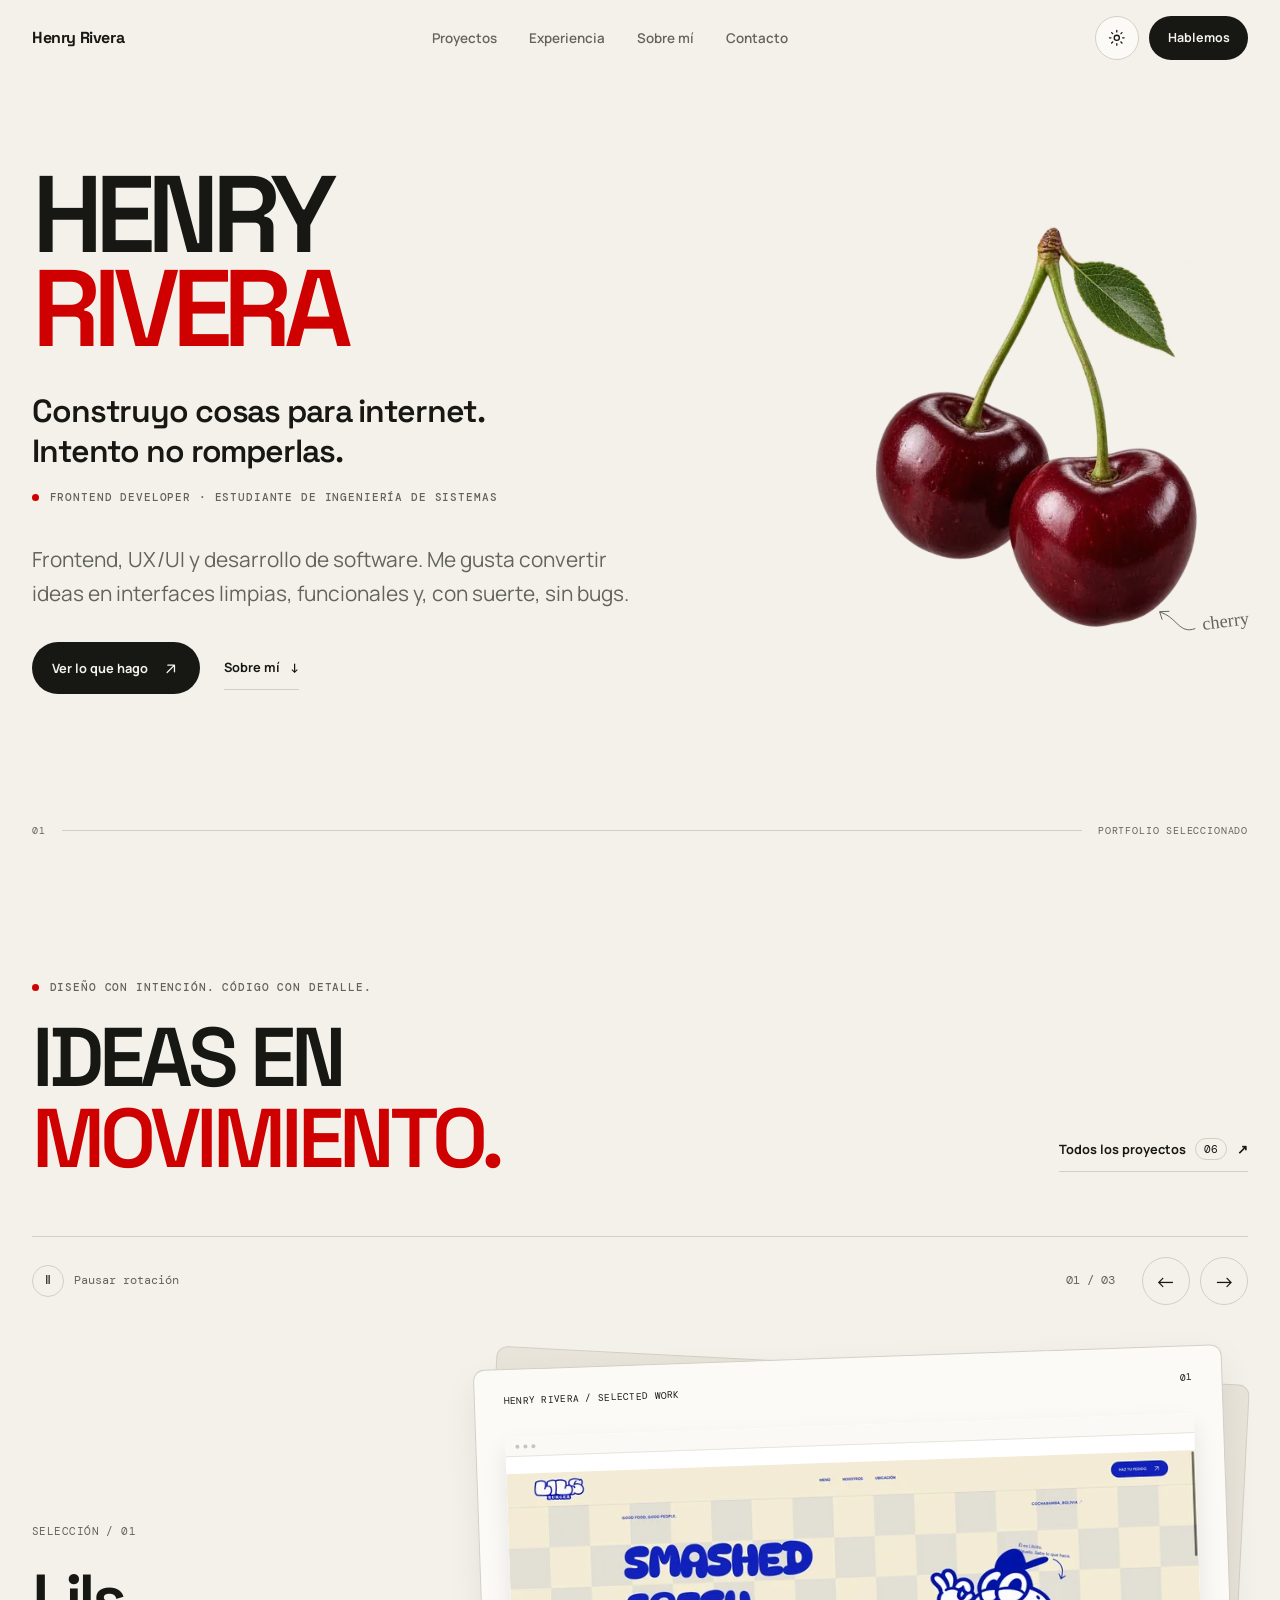
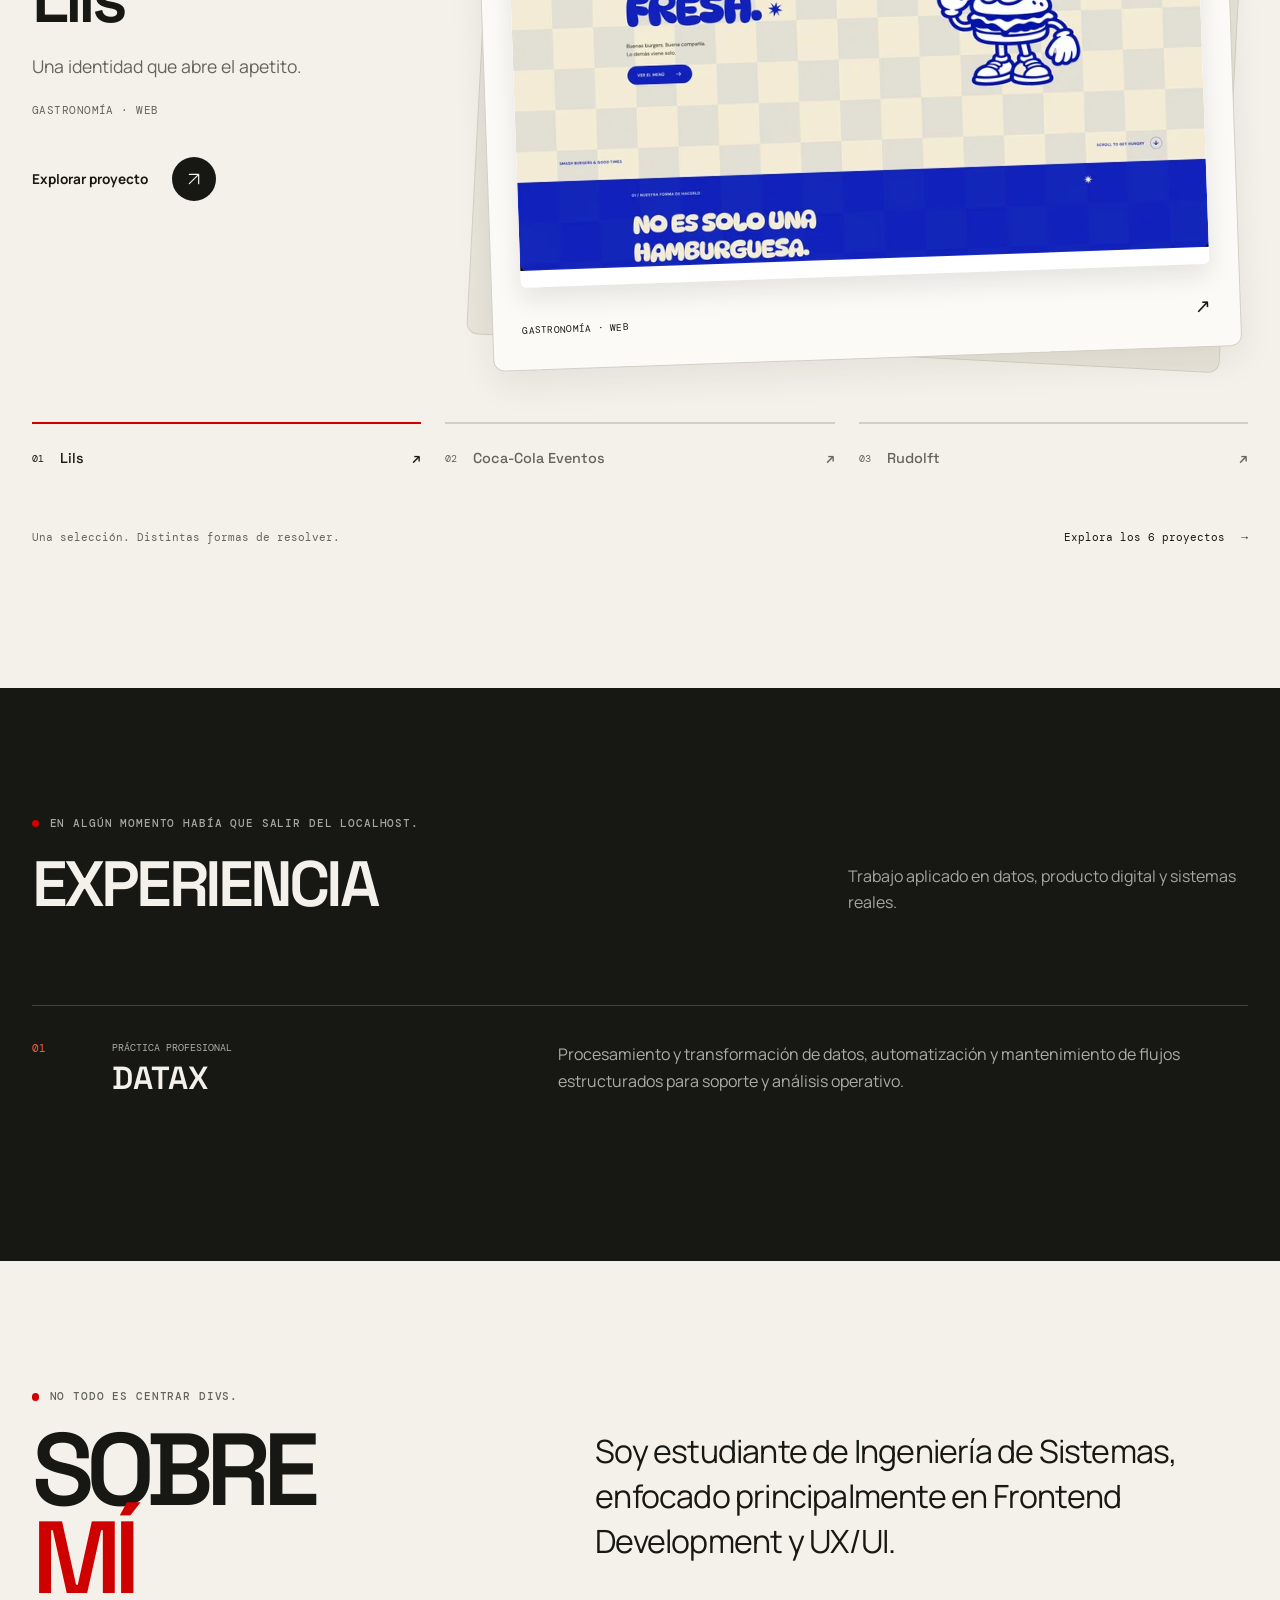
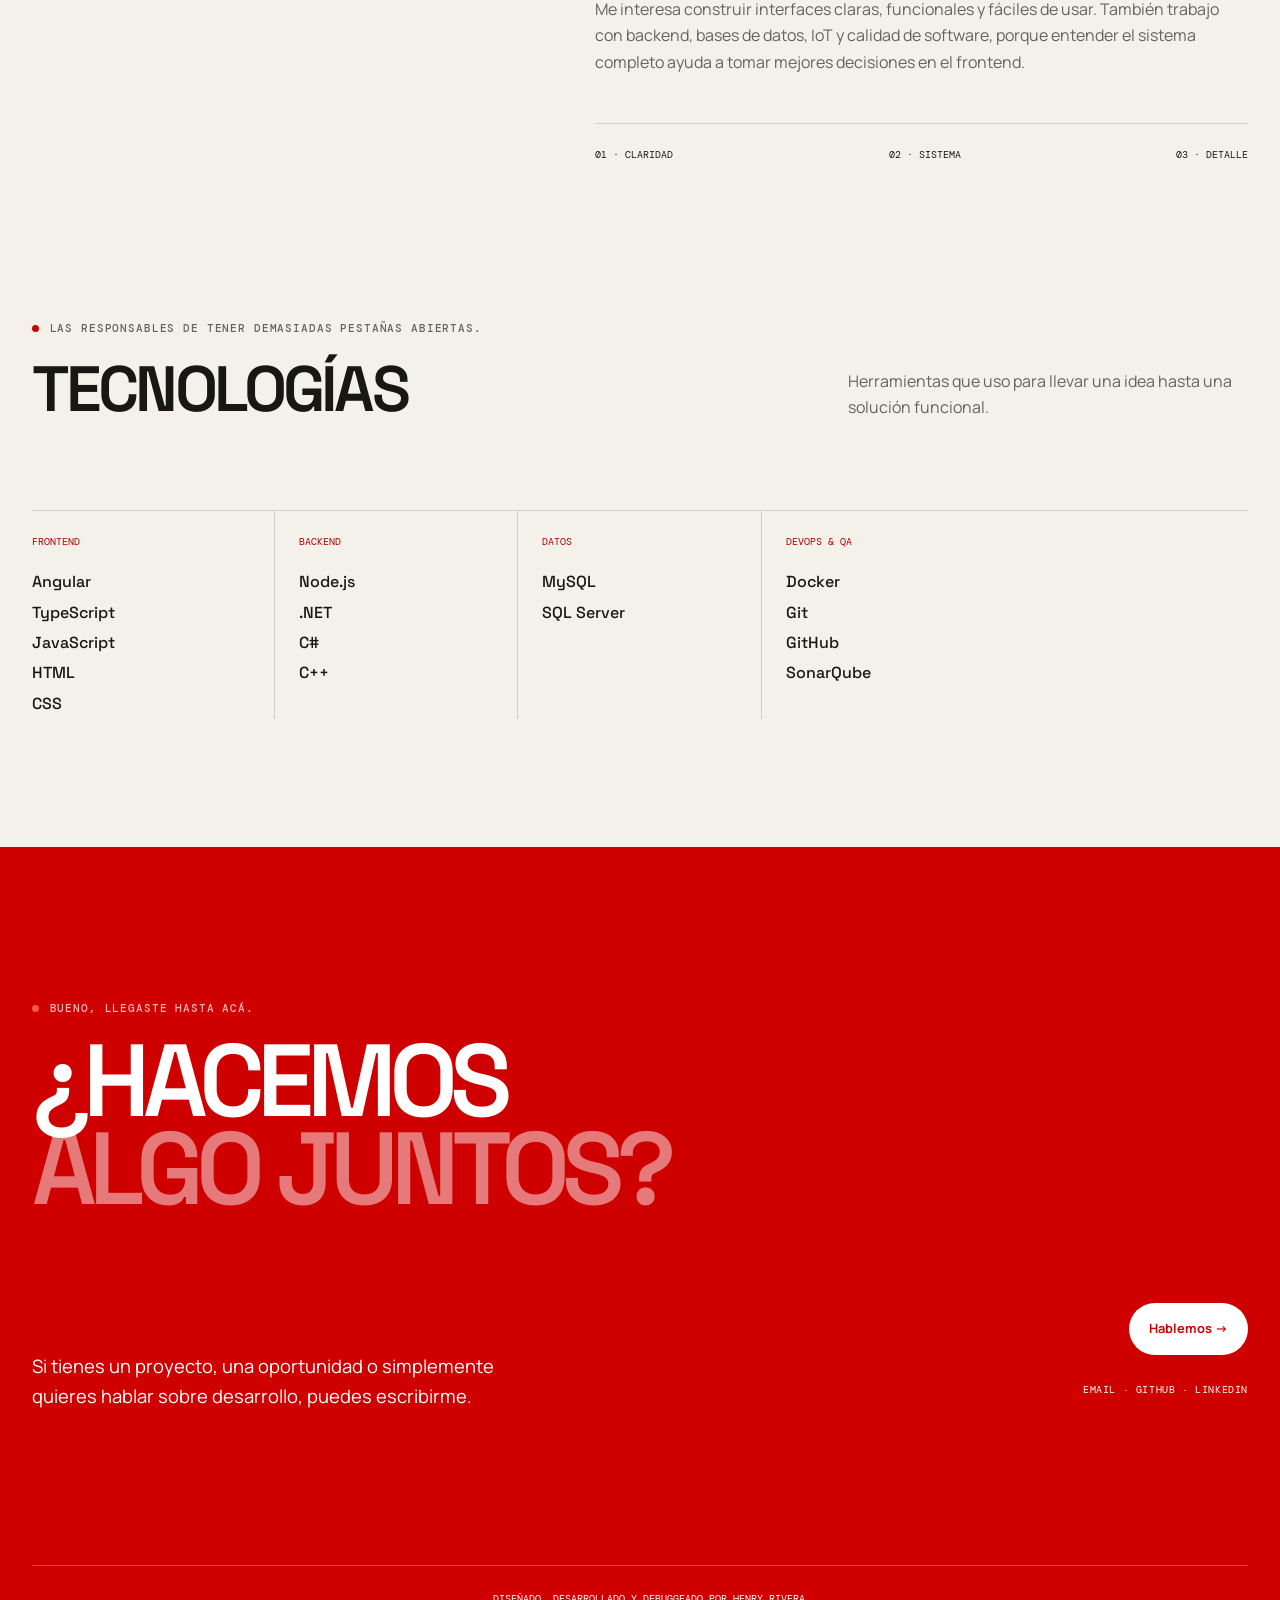
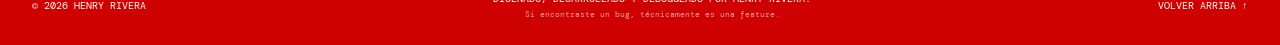
<file: index.html>
<!doctype html>
<html lang="es">
  <head>
    <meta charset="UTF-8" />
    <meta name="viewport" content="width=device-width, initial-scale=1" />
    <meta
      name="description"
      content="Portafolio de Henry Rivera, Frontend Developer y estudiante de Ingeniería de Sistemas. Proyectos de frontend, UX/UI, software e IoT."
    />
    <meta name="theme-color" content="#f4f1ea" data-theme-color />
    <meta property="og:type" content="website" />
    <meta property="og:locale" content="es_BO" />
    <meta property="og:title" content="Henry Rivera — Frontend Developer" />
    <meta
      property="og:description"
      content="Frontend, UX/UI y desarrollo de software. Interfaces limpias, funcionales y, con suerte, sin bugs."
    />
    <title>Henry Rivera — Frontend Developer</title>
    <link rel="icon" href="favicon.ico" sizes="any" />
    <link rel="icon" type="image/png" sizes="32x32" href="assets/favicon/favicon-32.png" />
    <link rel="icon" type="image/png" sizes="16x16" href="assets/favicon/favicon-16.png" />
    <link rel="apple-touch-icon" sizes="180x180" href="assets/favicon/apple-touch-icon.png" />
    <link rel="manifest" href="site.webmanifest" />
    <link rel="preconnect" href="https://fonts.googleapis.com" />
    <link rel="preconnect" href="https://fonts.gstatic.com" crossorigin />
    <link
      href="https://fonts.googleapis.com/css2?family=DM+Mono:wght@400;500&family=Manrope:wght@400;500;600;700&family=Space+Grotesk:wght@500;600;700&display=swap"
      rel="stylesheet"
    />
    <link rel="stylesheet" href="styles.css?v=7" />
    <script src="script.js?v=5" defer></script>
    <script src="hero-cherries.js?v=3" defer></script>
    <link rel="stylesheet" href="projects.css?v=2" />
    <script src="projects.js?v=1" defer></script>
  </head>
  <body>
    <a class="skip-link" href="#contenido">Saltar al contenido</a>

    <header class="site-header" data-header>
      <div class="shell header-inner">
        <a class="brand" href="#inicio" aria-label="Henry Rivera, ir al inicio">
          
          <span class="brand-name">Henry Rivera</span>
        </a>

        <nav class="desktop-nav" aria-label="Navegación principal">
          <a href="#proyectos">Proyectos</a>
          <a href="#experiencia">Experiencia</a>
          <a href="#sobre-mi">Sobre mí</a>
          <a href="#contacto">Contacto</a>
        </nav>

        <div class="header-actions">
          <button class="icon-button" type="button" data-theme-toggle aria-label="Cambiar tema">
            <svg class="theme-sun" aria-hidden="true" viewBox="0 0 24 24">
              <circle cx="12" cy="12" r="3.5"></circle>
              <path d="M12 2v2M12 20v2M4.93 4.93l1.42 1.42M17.65 17.65l1.42 1.42M2 12h2M20 12h2M4.93 19.07l1.42-1.42M17.65 6.35l1.42-1.42"></path>
            </svg>
            <svg class="theme-moon" aria-hidden="true" viewBox="0 0 24 24">
              <path d="M20.5 14.2A8.5 8.5 0 1 1 9.8 3.5a7 7 0 0 0 10.7 10.7Z"></path>
            </svg>
          </button>
          <a class="header-cta"
            href="https://wa.me/59176916697"
            target="_blank"
            rel="noopener noreferrer">
            Hablemos
          </a>
          <button
            class="menu-button"
            type="button"
            data-menu-button
            aria-expanded="false"
            aria-controls="mobile-menu"
          >
            <span class="sr-only">Abrir menú</span>
            <span></span><span></span>
          </button>
        </div>
      </div>

      <nav class="mobile-nav" id="mobile-menu" data-mobile-menu aria-label="Navegación móvil" hidden>
        <a href="#proyectos">Proyectos</a>
        <a href="#experiencia">Experiencia</a>
        <a href="#sobre-mi">Sobre mí</a>
        <a href="#contacto">Contacto</a>
      </nav>
    </header>

    <main id="contenido">
      <section class="hero shell" id="inicio" aria-labelledby="hero-title">
        <div class="hero-copy reveal">
          <h1 id="hero-title">Henry<br /><em>Rivera</em></h1>
          <p class="hero-tagline">Construyo cosas para internet.<br />Intento no romperlas.</p>
          <p class="eyebrow hero-role"><span></span> Frontend Developer · Estudiante de Ingeniería de Sistemas</p>
          <p class="hero-intro">
            Frontend, UX/UI y desarrollo de software. Me gusta convertir ideas en interfaces
            limpias, funcionales y, con suerte, sin bugs.
          </p>
          <div class="hero-actions">
            <a class="button button-primary" href="#proyectos">
              Ver lo que hago
              <svg aria-hidden="true" viewBox="0 0 24 24"><path d="m7 17 10-10M8 7h9v9"></path></svg>
            </a>
            <a class="text-link" href="#sobre-mi">Sobre mí <span aria-hidden="true">↓</span></a>
          </div>
        </div>

        <div class="hero-cherries" data-cherries aria-hidden="true">
          <div class="cherries-enter">
            <div class="cherries-scroll" data-cherries-scroll>
              <div class="cherries-cursor" data-cherries-cursor>
                <img
                  class="cherries-image"
                  src="assets/hero/cherries.webp"
                  srcset="assets/hero/cherries-512.webp 512w, assets/hero/cherries.webp 1024w"
                  sizes="(max-width: 640px) 304px, (max-width: 900px) 400px, 480px"
                  width="1024"
                  height="1024"
                  alt=""
                  decoding="async"
                  fetchpriority="high"
                  draggable="false"
                />
                <div class="cherries-note">
                  <svg viewBox="0 0 55 42" focusable="false"><path d="M49 35C28 40 28 17 8 9M9 18 7 8l12 1"></path></svg>
                  <span>cherry</span>
                </div>
              </div>
            </div>
          </div>
        </div>

        <div class="hero-index reveal" aria-hidden="true">
          <span>01</span><span>—</span><span>Portfolio seleccionado</span>
        </div>
      </section>

      <section class="section shell selected-work" id="proyectos" aria-labelledby="projects-title">
        <div class="section-heading work-heading reveal">
          <div><p class="eyebrow"><span></span> Diseño con intención. Código con detalle.</p><h2 id="projects-title">Ideas en<br /><em>movimiento.</em></h2></div>
          <a class="text-link" href="proyectos.html">Todos los proyectos <span class="work-count">06</span> ↗</a>
        </div>
        <div class="work-showcase" data-work-showcase role="region" aria-roledescription="carrusel" aria-label="Proyectos destacados">
          <div class="work-controls" hidden>
            <button class="work-play" type="button" data-work-play aria-label="Pausar rotación automática"><span data-play-icon aria-hidden="true">Ⅱ</span><span data-play-label>Pausar rotación</span></button>
            <div class="work-arrows"><span class="work-position" data-work-position aria-hidden="true">01 / 03</span><button type="button" data-work-prev aria-label="Proyecto anterior">←</button><button type="button" data-work-next aria-label="Proyecto siguiente">→</button></div>
          </div>
          <div class="work-stage">
          <article class="work-slide" data-work-slide aria-label="1 de 3: Lils">
            <div class="work-story">
              <p class="work-kicker">Selección / 01</p>
              <h3>Lils</h3>
              <p class="work-subtitle">Una identidad que abre el apetito.</p>
              <p class="work-category">Gastronomía · Web</p>
              <a class="work-discover" href="proyectos.html#lils">Explorar proyecto <span><svg viewBox="0 0 24 24" aria-hidden="true"><path d="M5 19 19 5M5 5h14v14"/></svg></span></a>
            </div>
            <a class="work-art work-art--lils" href="proyectos.html#lils" aria-label="Explorar Lils">
              <span class="work-art-top"><span>Henry Rivera / Selected work</span><span>01</span></span>
              <span class="work-browser"><span class="work-browser-bar" aria-hidden="true"><i></i><i></i><i></i></span><img src="assets/projects/lils.webp" srcset="assets/projects/lils-800.webp 800w, assets/projects/lils.webp 1600w" sizes="(max-width: 900px) calc(100vw - 1.5rem), (max-width: 1240px) 61vw, 740px" width="1600" height="920" alt="Página de Lils, hamburguesería con identidad azul y crema, fondo a cuadros y una mascota de hamburguesa" loading="lazy" decoding="async" /></span>
              <span class="work-art-bottom"><span>Gastronomía · Web</span><span aria-hidden="true">↗</span></span>
            </a>
          </article>
          <article class="work-slide" data-work-slide aria-label="2 de 3: Coca-Cola Eventos">
            <div class="work-story">
              <p class="work-kicker">Selección / 02</p>
              <h3>Coca-Cola Eventos</h3>
              <p class="work-subtitle">Una invitación a vivir algo juntos.</p>
              <p class="work-category">Experiencias · Plataforma</p>
              <a class="work-discover" href="proyectos.html#coca-cola-eventos">Explorar proyecto <span><svg viewBox="0 0 24 24" aria-hidden="true"><path d="M5 19 19 5M5 5h14v14"/></svg></span></a>
            </div>
            <a class="work-art work-art--coca-cola-eventos" href="proyectos.html#coca-cola-eventos" aria-label="Explorar Coca-Cola Eventos">
              <span class="work-art-top"><span>Henry Rivera / Selected work</span><span>02</span></span>
              <span class="work-browser"><span class="work-browser-bar" aria-hidden="true"><i></i><i></i><i></i></span><img src="assets/projects/coca-cola-eventos.webp" srcset="assets/projects/coca-cola-eventos-800.webp 800w, assets/projects/coca-cola-eventos.webp 1600w" sizes="(max-width: 900px) calc(100vw - 1.5rem), (max-width: 1240px) 61vw, 740px" width="1600" height="670" alt="Portada de Coca-Cola Eventos con fondo rojo, oso polar y acceso para explorar eventos y reservar un lugar" loading="lazy" decoding="async" /></span>
              <span class="work-art-bottom"><span>Experiencias · Plataforma</span><span aria-hidden="true">↗</span></span>
            </a>
          </article>
          <article class="work-slide" data-work-slide aria-label="3 de 3: Rudolft">
            <div class="work-story">
              <p class="work-kicker">Selección / 03</p>
              <h3>Rudolft</h3>
              <p class="work-subtitle">Una agencia con carácter propio.</p>
              <p class="work-category">Agencia creativa · Web</p>
              <a class="work-discover" href="proyectos.html#rudolft">Explorar proyecto <span><svg viewBox="0 0 24 24" aria-hidden="true"><path d="M5 19 19 5M5 5h14v14"/></svg></span></a>
            </div>
            <a class="work-art work-art--rudolft" href="proyectos.html#rudolft" aria-label="Explorar Rudolft">
              <span class="work-art-top"><span>Henry Rivera / Selected work</span><span>03</span></span>
              <span class="work-browser"><span class="work-browser-bar" aria-hidden="true"><i></i><i></i><i></i></span><img src="assets/projects/rudolft.webp" srcset="assets/projects/rudolft-800.webp 800w, assets/projects/rudolft.webp 1600w" sizes="(max-width: 900px) calc(100vw - 1.5rem), (max-width: 1240px) 61vw, 740px" width="1600" height="922" alt="Página principal de Rudolft, una agencia creativa con diseño editorial claro y acentos naranjas" loading="lazy" decoding="async" /></span>
              <span class="work-art-bottom"><span>Agencia creativa · Web</span><span aria-hidden="true">↗</span></span>
            </a>
          </article>
          </div>
          <div class="work-selectors" role="group" aria-label="Elegir proyecto destacado" hidden>
            <button type="button" data-work-select="0" aria-pressed="true"><span>01</span><span>Lils</span><span class="work-selector-arrow" aria-hidden="true">↗</span></button>
            <button type="button" data-work-select="1" aria-pressed="false"><span>02</span><span>Coca-Cola Eventos</span><span class="work-selector-arrow" aria-hidden="true">↗</span></button>
            <button type="button" data-work-select="2" aria-pressed="false"><span>03</span><span>Rudolft</span><span class="work-selector-arrow" aria-hidden="true">↗</span></button>
          </div>
          <p class="sr-only" data-work-announcement aria-live="polite" aria-atomic="true"></p>
        </div>
        <div class="work-footnote"><span>Una selección. Distintas formas de resolver.</span><a href="proyectos.html">Explora los 6 proyectos <span aria-hidden="true">→</span></a></div>
      </section>

      <section class="section experience-section" id="experiencia" aria-labelledby="experience-title">
        <div class="shell">
          <div class="section-heading reveal">
            <div><p class="eyebrow"><span></span> En algún momento había que salir del localhost.</p><h2 id="experience-title">Experiencia</h2></div>
            <p>Trabajo aplicado en datos, producto digital y sistemas reales.</p>
          </div>
          <ol class="timeline">
            <li class="reveal"><span class="timeline-index">01</span><div><p>Práctica profesional</p><h3>DATAX</h3></div><p>Procesamiento y transformación de datos, automatización y mantenimiento de flujos estructurados para soporte y análisis operativo.</p></li>
          </ol>
        </div>
      </section>

      <section class="section about shell" id="sobre-mi" aria-labelledby="about-title">
        <div class="about-heading reveal"><p class="eyebrow"><span></span> No todo es centrar divs.</p><h2 id="about-title">Sobre<br /><em>mí</em></h2></div>
        <div class="about-copy reveal">
          <p class="about-lead">Soy estudiante de Ingeniería de Sistemas, enfocado principalmente en Frontend Development y UX/UI.</p>
          <p>Me interesa construir interfaces claras, funcionales y fáciles de usar. También trabajo con backend, bases de datos, IoT y calidad de software, porque entender el sistema completo ayuda a tomar mejores decisiones en el frontend.</p>
          <div class="principles"><span>01 · Claridad</span><span>02 · Sistema</span><span>03 · Detalle</span></div>
        </div>
      </section>

      <section class="section stack-section shell" aria-labelledby="stack-title">
        <div class="section-heading reveal"><div><p class="eyebrow"><span></span> Las responsables de tener demasiadas pestañas abiertas.</p><h2 id="stack-title">Tecnologías</h2></div><p>Herramientas que uso para llevar una idea hasta una solución funcional.</p></div>
        <div class="stack-grid reveal">
          <div><h3>Frontend</h3><p>Angular<br />TypeScript<br />JavaScript<br />HTML<br />CSS</p></div>
          <div><h3>Backend</h3><p>Node.js<br />.NET<br />C#<br />C++</p></div>
          <div><h3>Datos</h3><p>MySQL<br />SQL Server</p></div>
          <div><h3>DevOps &amp; QA</h3><p>Docker<br />Git<br />GitHub<br />SonarQube</p></div>
        </div>
      </section>

      <section class="contact" id="contacto" aria-labelledby="contact-title">
        <div class="shell contact-inner reveal">
          <p class="eyebrow eyebrow-light"><span></span> Bueno, llegaste hasta acá.</p>
          <h2 id="contact-title">¿Hacemos<br /><em>algo juntos?</em></h2>
          <div class="contact-bottom">
            <p>Si tienes un proyecto, una oportunidad o simplemente quieres hablar sobre desarrollo, puedes escribirme.</p>
            <div class="contact-options" aria-label="Canales de contacto">
              <a
                class="button button-light"
                href="https://wa.me/59176916697"
                target="_blank"
                rel="noopener noreferrer"
              >
                Hablemos →
              </a>

              <span class="contact-channels">
                <a href="mailto:henryriveramendez@gmail.com">Email</a>
                ·
                <a href="https://github.com/HenryRiveraM" target="_blank" rel="noopener noreferrer">GitHub</a>
                ·
                <a href="https://www.linkedin.com/in/henry-alejandro-rivera-mendez-9006bb267/" target="_blank" rel="noopener noreferrer">LinkedIn</a>
              </span>
            </div>
          </div>
        </div>
      </section>
    </main>

    <dialog class="about-dialog" id="about-card" aria-labelledby="badge-name" aria-describedby="badge-role">
      <button class="about-close" type="button" data-about-close aria-label="Cerrar sobre mí" autofocus>
        <svg viewBox="0 0 24 24" aria-hidden="true"><path d="m6 6 12 12M18 6 6 18" /></svg>
      </button>
      <div class="badge-stage">
        <svg class="badge-clip" viewBox="0 0 100 210" aria-hidden="true">
          <defs>
            <linearGradient id="clip-metal" x1="0" x2="1">
              <stop offset="0" stop-color="#777" /><stop offset=".2" stop-color="#eee" /><stop offset=".4" stop-color="#aaa" /><stop offset=".6" stop-color="#fff" /><stop offset=".8" stop-color="#929292" /><stop offset="1" stop-color="#ddd" />
            </linearGradient>
          </defs>
          <rect x="39" y="3" width="23" height="65" rx="6" fill="url(#clip-metal)" stroke="#858585" />
          <path d="M46 6v46M56 6v46" stroke="#f6f6f6" stroke-width="2" />
          <circle cx="50" cy="63" r="13" fill="url(#clip-metal)" stroke="#737373" />
          <circle cx="50" cy="63" r="8" fill="#e9e8e5" stroke="#8a8a8a" />
          <path d="M46 76v12l-20 29q-4 6 4 7h40q7-1 3-7L54 89V77" fill="url(#clip-metal)" stroke="#787878" stroke-width="2" />
          <path d="m50 95-16 23h33Z" fill="#ecebe8" stroke="#8e8e8e" />
          <rect x="23" y="118" width="54" height="7" rx="3.5" fill="url(#clip-metal)" stroke="#777" />
          <g stroke="#777" stroke-width="2" fill="none">
            <ellipse cx="35" cy="132" rx="8" ry="10" transform="rotate(-25 35 132)" />
            <ellipse cx="39" cy="147" rx="4" ry="9" transform="rotate(-25 39 147)" />
            <ellipse cx="44" cy="162" rx="4" ry="9" transform="rotate(-20 44 162)" />
          </g>
          <path d="m48 166 4 9 10 1-7 7 2 10-9-5-9 5 2-10-7-7 10-1Z" fill="url(#clip-metal)" stroke="#777" stroke-width="2" />
        </svg>
        <article class="badge-holder">
          <div class="badge-slot" aria-hidden="true"></div>
          <div class="badge-paper">
            <div class="badge-topline"><span>Henry Rivera</span><span>ID N° 001</span></div>
            <div class="badge-content">
              <div class="badge-photo"><img src="assets/about/henry-rivera.jpeg" width="768" height="1024" alt="Retrato de Henry Rivera" decoding="async" /></div>
              <div class="badge-info">
                <h2 id="badge-name">Henry<br /><span>RIVERA</span></h2>
                <p id="badge-role">Frontend Developer<br />&amp; UX/UI</p>
                <a class="badge-email" href="mailto:henryriveramendez@gmail.com">henryriveramendez<wbr>@gmail.com</a>
                <a class="badge-whatsapp" href="https://wa.me/59176916697" target="_blank" rel="noopener noreferrer">Hablemos <svg viewBox="0 0 24 24" aria-hidden="true"><path d="M8 5H5a2 2 0 0 0-2 2c0 8 6 14 14 14a2 2 0 0 0 2-2v-3l-5-2-2 2a12 12 0 0 1-5-5l2-2Z" /><path d="M15 3v6m-3-3h6M20 9v4m-2-2h4" /></svg><span aria-hidden="true">↗</span></a>
                <p class="badge-note">por WhatsApp está bien :)</p>
              </div>
            </div>
            <div class="badge-bottom"><span>Estudiante de Ingeniería de Sistemas</span><span aria-hidden="true">✳</span></div>
          </div>
        </article>
      </div>
    </dialog>

    <footer class="site-footer">
      <div class="shell footer-inner"><span>© <span data-year></span> Henry Rivera</span><span>Diseñado, desarrollado y debuggeado por Henry Rivera.<small>Si encontraste un bug, técnicamente es una feature.</small></span><a href="#inicio">Volver arriba ↑</a></div>
    </footer>
  </body>
</html>
</file>
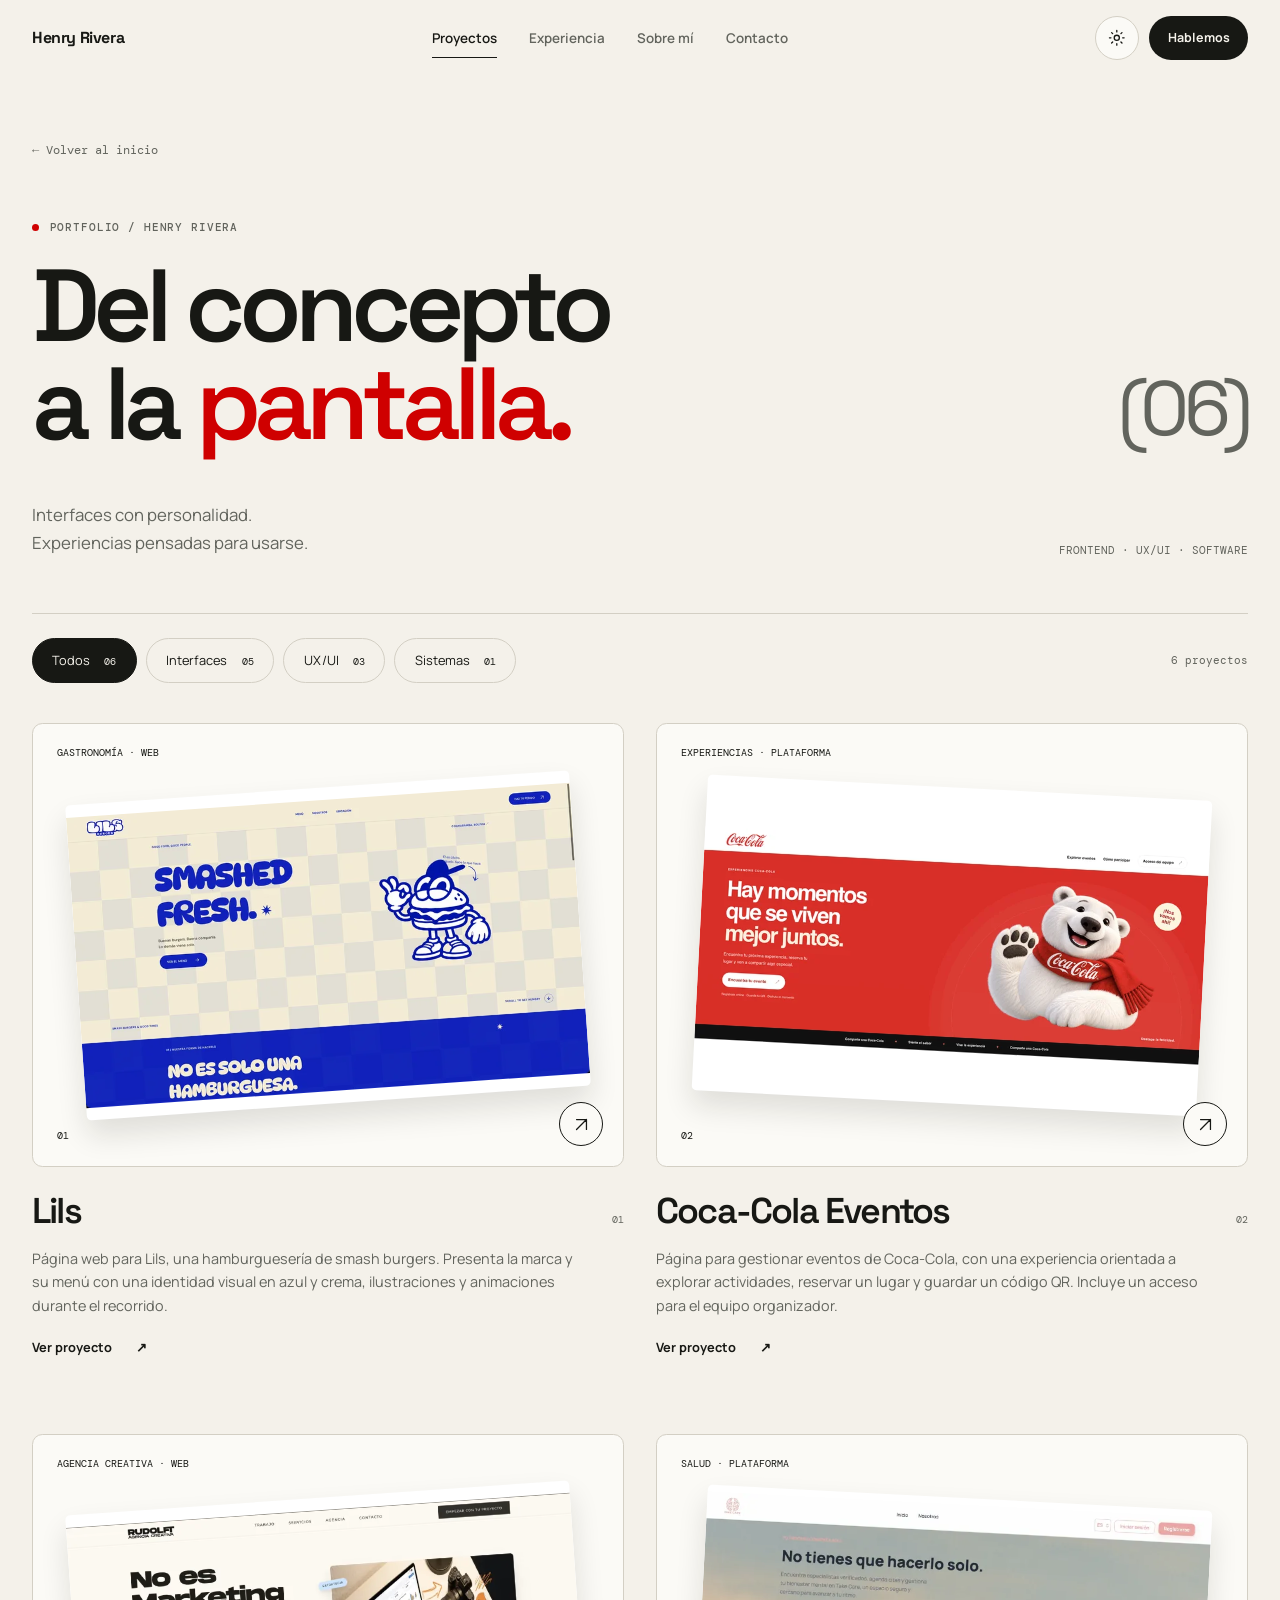
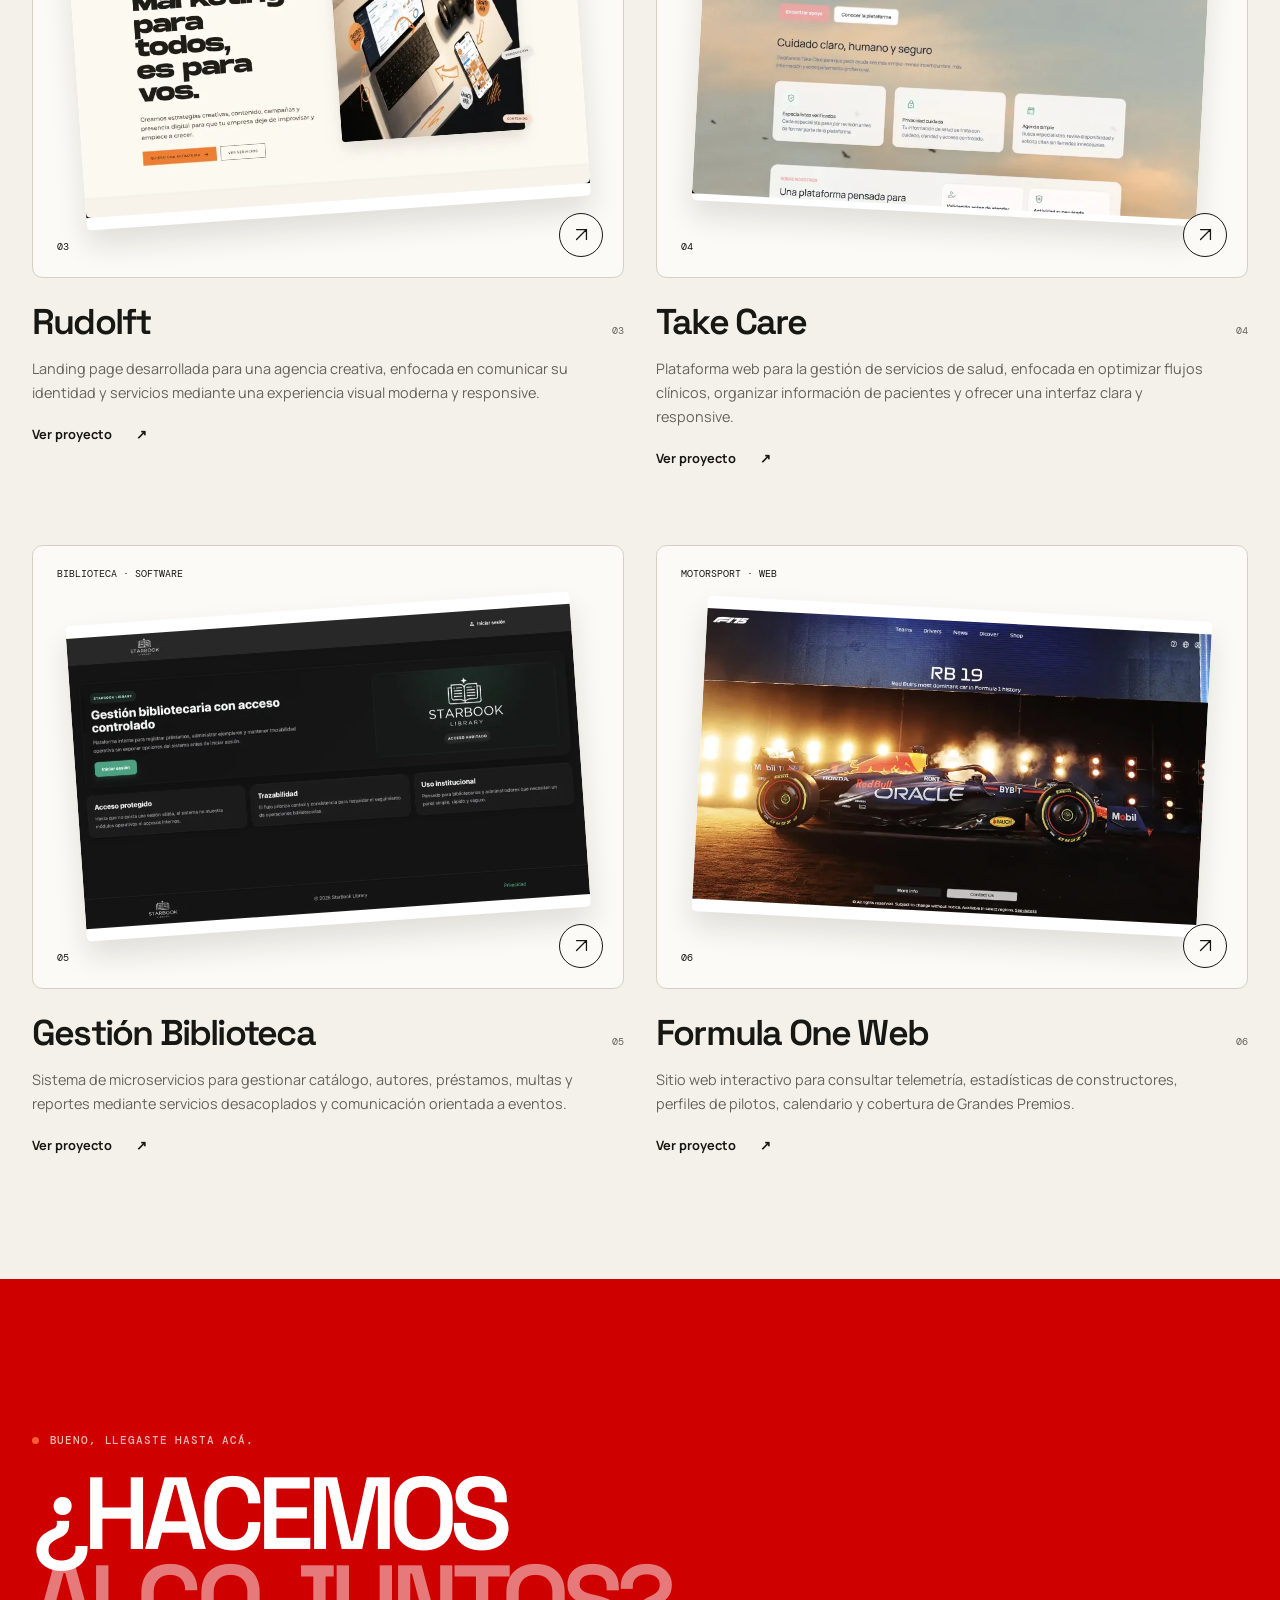
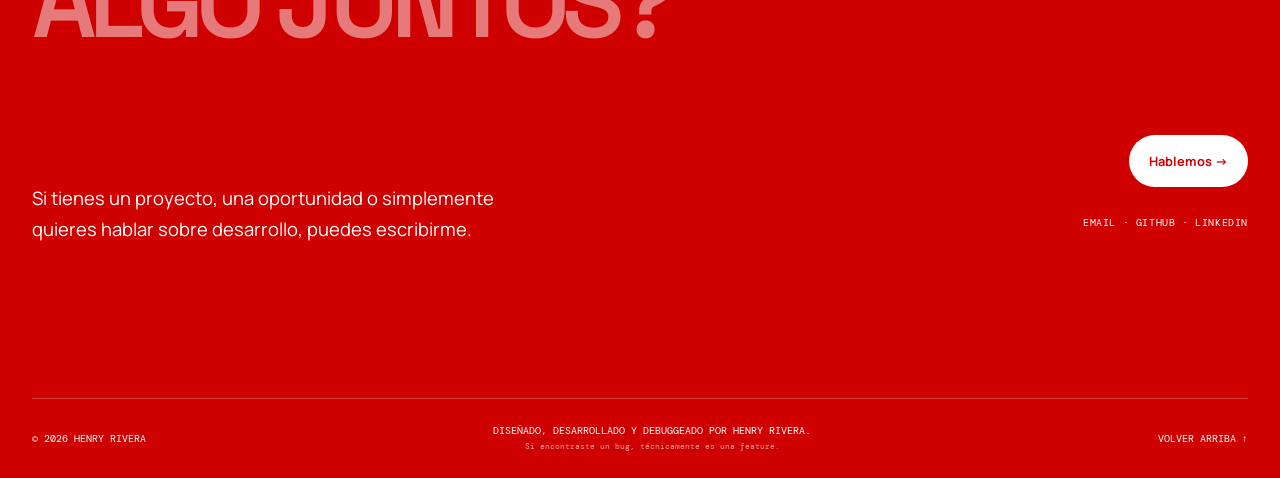
<file: proyectos.html>
<!doctype html>
<html lang="es">
  <head>
    <meta charset="UTF-8" />
    <meta name="viewport" content="width=device-width, initial-scale=1" />
    <meta
      name="description"
      content="Explora los proyectos de Henry Rivera: diseño de interfaces, desarrollo frontend y software. Lils, Coca-Cola Eventos, Rudolft, Take Care y más."
    />
    <meta name="theme-color" content="#f4f1ea" data-theme-color />
    <meta property="og:type" content="website" />
    <meta property="og:locale" content="es_BO" />
    <meta property="og:title" content="Proyectos — Henry Rivera · Frontend &amp; UX/UI" />
    <meta
      property="og:description"
      content="Una selección de proyectos de diseño de interfaces, frontend y software por Henry Rivera."
    />
    <title>Proyectos — Henry Rivera · Frontend &amp; UX/UI</title>
    <link rel="icon" href="favicon.ico" sizes="any" />
    <link rel="icon" type="image/png" sizes="32x32" href="assets/favicon/favicon-32.png" />
    <link rel="icon" type="image/png" sizes="16x16" href="assets/favicon/favicon-16.png" />
    <link rel="apple-touch-icon" sizes="180x180" href="assets/favicon/apple-touch-icon.png" />
    <link rel="manifest" href="site.webmanifest" />
    <link rel="preconnect" href="https://fonts.googleapis.com" />
    <link rel="preconnect" href="https://fonts.gstatic.com" crossorigin />
    <link
      href="https://fonts.googleapis.com/css2?family=DM+Mono:wght@400;500&family=Manrope:wght@400;500;600;700&family=Space+Grotesk:wght@500;600;700&display=swap"
      rel="stylesheet"
    />
    <link rel="stylesheet" href="styles.css?v=7" />
    <script src="script.js?v=5" defer></script>
    <link rel="stylesheet" href="projects.css?v=2" />
    <script src="projects.js?v=1" defer></script>
  </head>
  <body class="projects-page">
    <a class="skip-link" href="#contenido">Saltar al contenido</a>
    <header class="site-header" data-header>
      <div class="shell header-inner">
        <a class="brand" href="index.html" aria-label="Henry Rivera, ir al inicio">
          
          <span class="brand-name">Henry Rivera</span>
        </a>

        <nav class="desktop-nav" aria-label="Navegación principal">
          <a href="proyectos.html" aria-current="page" class="active">Proyectos</a>
          <a href="index.html#experiencia">Experiencia</a>
          <a href="index.html#sobre-mi">Sobre mí</a>
          <a href="index.html#contacto">Contacto</a>
        </nav>

        <div class="header-actions">
          <button class="icon-button" type="button" data-theme-toggle aria-label="Cambiar tema">
            <svg class="theme-sun" aria-hidden="true" viewBox="0 0 24 24">
              <circle cx="12" cy="12" r="3.5"></circle>
              <path d="M12 2v2M12 20v2M4.93 4.93l1.42 1.42M17.65 17.65l1.42 1.42M2 12h2M20 12h2M4.93 19.07l1.42-1.42M17.65 6.35l1.42-1.42"></path>
            </svg>
            <svg class="theme-moon" aria-hidden="true" viewBox="0 0 24 24">
              <path d="M20.5 14.2A8.5 8.5 0 1 1 9.8 3.5a7 7 0 0 0 10.7 10.7Z"></path>
            </svg>
          </button>
          <a class="header-cta"
            href="https://wa.me/59176916697"
            target="_blank"
            rel="noopener noreferrer">
            Hablemos
          </a>
          <button
            class="menu-button"
            type="button"
            data-menu-button
            aria-expanded="false"
            aria-controls="mobile-menu"
          >
            <span class="sr-only">Abrir menú</span>
            <span></span><span></span>
          </button>
        </div>
      </div>

      <nav class="mobile-nav" id="mobile-menu" data-mobile-menu aria-label="Navegación móvil" hidden>
        <a href="proyectos.html" aria-current="page" class="active">Proyectos</a>
        <a href="index.html#experiencia">Experiencia</a>
        <a href="index.html#sobre-mi">Sobre mí</a>
        <a href="index.html#contacto">Contacto</a>
      </nav>
    </header>
    <main id="contenido">
      <section class="gallery-intro shell" aria-labelledby="gallery-title">
        <a class="back-home" href="index.html">← Volver al inicio</a>
        <div class="gallery-title-row"><div><p class="eyebrow"><span></span> Portfolio / Henry Rivera</p><h1 id="gallery-title">Del concepto<br />a la <em>pantalla.</em></h1></div><span class="gallery-total" aria-label="6 proyectos">(06)</span></div>
        <div class="gallery-intro-bottom"><p>Interfaces con personalidad.<br />Experiencias pensadas para usarse.</p><span>Frontend · UX/UI · Software</span></div>
      </section>
      <section class="shell gallery-section" aria-label="Galería de proyectos">
        <div class="gallery-toolbar" data-gallery-toolbar hidden>
          <div class="gallery-filters" role="group" aria-label="Filtrar proyectos">
            <button type="button" data-filter="all" aria-pressed="true">Todos <span>06</span></button>
            <button type="button" data-filter="interface" aria-pressed="false">Interfaces <span>05</span></button>
            <button type="button" data-filter="ux" aria-pressed="false">UX/UI <span>03</span></button>
            <button type="button" data-filter="systems" aria-pressed="false">Sistemas <span>01</span></button>
          </div>
          <p data-filter-count role="status">6 proyectos</p>
        </div>
        <div class="gallery-grid">
          <article class="gallery-card" id="lils" data-project-card data-category="interface ux">
            <a class="gallery-art work-art--lils" href="#lils" data-project-open aria-label="Ver detalles de Lils">
              <span class="gallery-art-label">Gastronomía · Web</span>
              <span class="gallery-image"><img src="assets/projects/lils.webp" srcset="assets/projects/lils-800.webp 800w, assets/projects/lils.webp 1600w" sizes="(max-width: 700px) calc(100vw - 1.5rem), (max-width: 1240px) 46vw, 580px" width="1600" height="920" alt="Página de Lils, hamburguesería con identidad azul y crema, fondo a cuadros y una mascota de hamburguesa" loading="lazy" decoding="async" /></span>
              <span class="gallery-open"><svg viewBox="0 0 24 24" aria-hidden="true"><path d="M5 19 19 5M5 5h14v14"/></svg></span>
              <span class="gallery-art-index" aria-hidden="true">01</span>
            </a>
            <div class="gallery-card-heading"><h2><a href="#lils" data-project-open>Lils</a></h2><span>01</span></div>
            <p class="gallery-description">Página web para Lils, una hamburguesería de smash burgers. Presenta la marca y su menú con una identidad visual en azul y crema, ilustraciones y animaciones durante el recorrido.</p>
            <a class="gallery-detail-link" href="#lils" data-project-open>Ver proyecto <span aria-hidden="true">↗</span></a>
            <noscript><a class="project-status project-link" href="assets/projects/lils-demo.mp4" target="_blank" rel="noopener noreferrer">Ver demo en video ↗</a></noscript>
            <template data-project-detail><div class="project-dialog-media work-art--lils"><video controls playsinline preload="none" poster="assets/projects/lils.webp" width="1280" height="736" aria-label="Recorrido por la página web de Lils"><source src="assets/projects/lils-demo.mp4" type="video/mp4" />Tu navegador no admite video. <a href="assets/projects/lils-demo.mp4">Descargar demo de Lils</a>.</video></div><div class="project-dialog-copy">
              <span class="project-number">01 / Frontend · UX/UI</span>
              <h2 id="project-dialog-title">Lils</h2>
              <p class="project-role">Web para hamburguesería</p>
              <p>Página web para Lils, una hamburguesería de smash burgers. Presenta la marca y su menú con una identidad visual en azul y crema, ilustraciones y animaciones durante el recorrido.</p>
              <p class="project-aside">Una página que abre el apetito.</p>
              <ul class="tag-list" aria-label="Características"><li>Diseño web</li><li>Menú digital</li><li>Animaciones</li></ul>
              <a class="project-status project-link" href="assets/projects/lils-demo.mp4" target="_blank" rel="noopener noreferrer">Ver demo en video ↗</a>
            </div></template>
          </article>
          <article class="gallery-card" id="coca-cola-eventos" data-project-card data-category="interface ux">
            <a class="gallery-art work-art--coca-cola-eventos" href="#coca-cola-eventos" data-project-open aria-label="Ver detalles de Coca-Cola Eventos">
              <span class="gallery-art-label">Experiencias · Plataforma</span>
              <span class="gallery-image"><img src="assets/projects/coca-cola-eventos.webp" srcset="assets/projects/coca-cola-eventos-800.webp 800w, assets/projects/coca-cola-eventos.webp 1600w" sizes="(max-width: 700px) calc(100vw - 1.5rem), (max-width: 1240px) 46vw, 580px" width="1600" height="670" alt="Portada de Coca-Cola Eventos con fondo rojo, oso polar y acceso para explorar eventos y reservar un lugar" loading="lazy" decoding="async" /></span>
              <span class="gallery-open"><svg viewBox="0 0 24 24" aria-hidden="true"><path d="M5 19 19 5M5 5h14v14"/></svg></span>
              <span class="gallery-art-index" aria-hidden="true">02</span>
            </a>
            <div class="gallery-card-heading"><h2><a href="#coca-cola-eventos" data-project-open>Coca-Cola Eventos</a></h2><span>02</span></div>
            <p class="gallery-description">Página para gestionar eventos de Coca-Cola, con una experiencia orientada a explorar actividades, reservar un lugar y guardar un código QR. Incluye un acceso para el equipo organizador.</p>
            <a class="gallery-detail-link" href="#coca-cola-eventos" data-project-open>Ver proyecto <span aria-hidden="true">↗</span></a>
            <noscript><a class="project-status project-link" href="assets/projects/coca-cola-eventos.webp" target="_blank" rel="noopener noreferrer">Ver captura ↗</a></noscript>
            <template data-project-detail><div class="project-dialog-media work-art--coca-cola-eventos"><img src="assets/projects/coca-cola-eventos.webp" srcset="assets/projects/coca-cola-eventos-800.webp 800w, assets/projects/coca-cola-eventos.webp 1600w" sizes="(max-width: 900px) calc(100vw - 1.5rem), (max-width: 1240px) 61vw, 740px" width="1600" height="670" alt="Portada de Coca-Cola Eventos con fondo rojo, oso polar y acceso para explorar eventos y reservar un lugar" loading="eager" decoding="async" /></div><div class="project-dialog-copy">
              <span class="project-number">02 / Frontend · UX/UI</span>
              <h2 id="project-dialog-title">Coca-Cola Eventos</h2>
              <p class="project-role">Plataforma de gestión de eventos</p>
              <p>Página para gestionar eventos de Coca-Cola, con una experiencia orientada a explorar actividades, reservar un lugar y guardar un código QR. Incluye un acceso para el equipo organizador.</p>
              <ul class="tag-list" aria-label="Características"><li>Eventos</li><li>Registro online</li><li>Código QR</li></ul>
              <a class="project-status project-link" href="assets/projects/coca-cola-eventos.webp" target="_blank" rel="noopener noreferrer">Ver captura ↗</a>
            </div></template>
          </article>
          <article class="gallery-card" id="rudolft" data-project-card data-category="interface">
            <a class="gallery-art work-art--rudolft" href="#rudolft" data-project-open aria-label="Ver detalles de Rudolft">
              <span class="gallery-art-label">Agencia creativa · Web</span>
              <span class="gallery-image"><img src="assets/projects/rudolft.webp" srcset="assets/projects/rudolft-800.webp 800w, assets/projects/rudolft.webp 1600w" sizes="(max-width: 700px) calc(100vw - 1.5rem), (max-width: 1240px) 46vw, 580px" width="1600" height="922" alt="Página principal de Rudolft, una agencia creativa con diseño editorial claro y acentos naranjas" loading="lazy" decoding="async" /></span>
              <span class="gallery-open"><svg viewBox="0 0 24 24" aria-hidden="true"><path d="M5 19 19 5M5 5h14v14"/></svg></span>
              <span class="gallery-art-index" aria-hidden="true">03</span>
            </a>
            <div class="gallery-card-heading"><h2><a href="#rudolft" data-project-open>Rudolft</a></h2><span>03</span></div>
            <p class="gallery-description">Landing page desarrollada para una agencia creativa, enfocada en comunicar su identidad y servicios mediante una experiencia visual moderna y responsive.</p>
            <a class="gallery-detail-link" href="#rudolft" data-project-open>Ver proyecto <span aria-hidden="true">↗</span></a>
            <noscript><a class="project-status project-link" href="https://henryriveram.github.io/Landing-Page-Rudolft/index.html#inicio" target="_blank" rel="noopener noreferrer">Ver proyecto ↗</a></noscript>
            <template data-project-detail><div class="project-dialog-media work-art--rudolft"><img src="assets/projects/rudolft.webp" srcset="assets/projects/rudolft-800.webp 800w, assets/projects/rudolft.webp 1600w" sizes="(max-width: 900px) calc(100vw - 1.5rem), (max-width: 1240px) 61vw, 740px" width="1600" height="922" alt="Página principal de Rudolft, una agencia creativa con diseño editorial claro y acentos naranjas" loading="eager" decoding="async" /></div><div class="project-dialog-copy">
              <span class="project-number">03 / Frontend</span>
              <h2 id="project-dialog-title">Rudolft</h2>
              <p class="project-role">Landing Page Corporativa</p>
              <p>Landing page desarrollada para una agencia creativa, enfocada en comunicar su identidad y servicios mediante una experiencia visual moderna y responsive.</p>
              <p class="project-aside">Una web de marketing que intenta no parecer una web de marketing.</p>
              <ul class="tag-list" aria-label="Tecnologías"><li>HTML</li><li>CSS</li><li>JavaScript</li></ul>
              <a class="project-status project-link" href="https://henryriveram.github.io/Landing-Page-Rudolft/index.html#inicio" target="_blank" rel="noopener noreferrer">Ver proyecto ↗</a>
            </div></template>
          </article>
          <article class="gallery-card" id="take-care" data-project-card data-category="interface ux">
            <a class="gallery-art work-art--take-care" href="#take-care" data-project-open aria-label="Ver detalles de Take Care">
              <span class="gallery-art-label">Salud · Plataforma</span>
              <span class="gallery-image"><img src="assets/projects/take-care.webp" srcset="assets/projects/take-care-800.webp 800w, assets/projects/take-care.webp 1600w" sizes="(max-width: 700px) calc(100vw - 1.5rem), (max-width: 1240px) 46vw, 580px" width="1600" height="958" alt="Página principal de Take Care para encontrar especialistas y gestionar el bienestar mental" loading="lazy" decoding="async" /></span>
              <span class="gallery-open"><svg viewBox="0 0 24 24" aria-hidden="true"><path d="M5 19 19 5M5 5h14v14"/></svg></span>
              <span class="gallery-art-index" aria-hidden="true">04</span>
            </a>
            <div class="gallery-card-heading"><h2><a href="#take-care" data-project-open>Take Care</a></h2><span>04</span></div>
            <p class="gallery-description">Plataforma web para la gestión de servicios de salud, enfocada en optimizar flujos clínicos, organizar información de pacientes y ofrecer una interfaz clara y responsive.</p>
            <a class="gallery-detail-link" href="#take-care" data-project-open>Ver proyecto <span aria-hidden="true">↗</span></a>
            <noscript><a class="project-status project-link" href="https://takecareproject.netlify.app" target="_blank" rel="noopener noreferrer">Ver proyecto ↗</a></noscript>
            <template data-project-detail><div class="project-dialog-media work-art--take-care"><img src="assets/projects/take-care.webp" srcset="assets/projects/take-care-800.webp 800w, assets/projects/take-care.webp 1600w" sizes="(max-width: 900px) calc(100vw - 1.5rem), (max-width: 1240px) 61vw, 740px" width="1600" height="958" alt="Página principal de Take Care para encontrar especialistas y gestionar el bienestar mental" loading="eager" decoding="async" /></div><div class="project-dialog-copy">
              <span class="project-number">04 / Frontend · UX/UI</span>
              <h2 id="project-dialog-title">Take Care</h2>
              <p class="project-role">Plataforma de Salud Total Bolivia</p>
              <p>Plataforma web para la gestión de servicios de salud, enfocada en optimizar flujos clínicos, organizar información de pacientes y ofrecer una interfaz clara y responsive.</p>
              <ul class="tag-list" aria-label="Tecnologías"><li>Angular</li><li>TypeScript</li><li>Node.js</li><li>MySQL</li><li>Docker</li></ul>
              <a class="project-status project-link" href="https://takecareproject.netlify.app" target="_blank" rel="noopener noreferrer">Ver proyecto ↗</a>
            </div></template>
          </article>
          <article class="gallery-card" id="gestion-bibliotecaria" data-project-card data-category="systems">
            <a class="gallery-art work-art--gestion-bibliotecaria" href="#gestion-bibliotecaria" data-project-open aria-label="Ver detalles de Gestión Biblioteca">
              <span class="gallery-art-label">Biblioteca · Software</span>
              <span class="gallery-image"><img src="assets/projects/gestion-bibliotecaria.webp" srcset="assets/projects/gestion-bibliotecaria-800.webp 800w, assets/projects/gestion-bibliotecaria.webp 1600w" sizes="(max-width: 700px) calc(100vw - 1.5rem), (max-width: 1240px) 46vw, 580px" width="1600" height="919" alt="Página de acceso de StarBook Library, sistema de gestión bibliotecaria" loading="lazy" decoding="async" /></span>
              <span class="gallery-open"><svg viewBox="0 0 24 24" aria-hidden="true"><path d="M5 19 19 5M5 5h14v14"/></svg></span>
              <span class="gallery-art-index" aria-hidden="true">05</span>
            </a>
            <div class="gallery-card-heading"><h2><a href="#gestion-bibliotecaria" data-project-open>Gestión Biblioteca</a></h2><span>05</span></div>
            <p class="gallery-description">Sistema de microservicios para gestionar catálogo, autores, préstamos, multas y reportes mediante servicios desacoplados y comunicación orientada a eventos.</p>
            <a class="gallery-detail-link" href="#gestion-bibliotecaria" data-project-open>Ver proyecto <span aria-hidden="true">↗</span></a>
            <noscript><span class="project-status">Sin deploy público</span></noscript>
            <template data-project-detail><div class="project-dialog-media work-art--gestion-bibliotecaria"><img src="assets/projects/gestion-bibliotecaria.webp" srcset="assets/projects/gestion-bibliotecaria-800.webp 800w, assets/projects/gestion-bibliotecaria.webp 1600w" sizes="(max-width: 900px) calc(100vw - 1.5rem), (max-width: 1240px) 61vw, 740px" width="1600" height="919" alt="Página de acceso de StarBook Library, sistema de gestión bibliotecaria" loading="eager" decoding="async" /></div><div class="project-dialog-copy">
              <span class="project-number">05 / Software Development</span>
              <h2 id="project-dialog-title">Gestión Biblioteca</h2>
              <p class="project-role">Backend &amp; microservicios</p>
              <p>Sistema de microservicios para gestionar catálogo, autores, préstamos, multas y reportes mediante servicios desacoplados y comunicación orientada a eventos.</p>
              <p class="project-aside">Porque hasta los libros necesitan backend.</p>
              <ul class="tag-list" aria-label="Tecnologías"><li>.NET</li><li>C#</li><li>SQL Server</li><li>Docker</li><li>RabbitMQ</li></ul>
              <span class="project-status">Sin deploy público</span>
            </div></template>
          </article>
          <article class="gallery-card" id="formula-one" data-project-card data-category="interface">
            <a class="gallery-art work-art--formula-one" href="#formula-one" data-project-open aria-label="Ver detalles de Formula One Web">
              <span class="gallery-art-label">Motorsport · Web</span>
              <span class="gallery-image"><img src="assets/projects/formula-one.webp" srcset="assets/projects/formula-one-800.webp 800w, assets/projects/formula-one.webp 1600w" sizes="(max-width: 700px) calc(100vw - 1.5rem), (max-width: 1240px) 46vw, 580px" width="1600" height="920" alt="Página de Formula One Web dedicada al monoplaza Red Bull RB19" loading="lazy" decoding="async" /></span>
              <span class="gallery-open"><svg viewBox="0 0 24 24" aria-hidden="true"><path d="M5 19 19 5M5 5h14v14"/></svg></span>
              <span class="gallery-art-index" aria-hidden="true">06</span>
            </a>
            <div class="gallery-card-heading"><h2><a href="#formula-one" data-project-open>Formula One Web</a></h2><span>06</span></div>
            <p class="gallery-description">Sitio web interactivo para consultar telemetría, estadísticas de constructores, perfiles de pilotos, calendario y cobertura de Grandes Premios.</p>
            <a class="gallery-detail-link" href="#formula-one" data-project-open>Ver proyecto <span aria-hidden="true">↗</span></a>
            <noscript><a class="project-status project-link" href="https://henryriveram.github.io/formulaOnePage/home" target="_blank" rel="noopener noreferrer">Ver proyecto ↗</a></noscript>
            <template data-project-detail><div class="project-dialog-media work-art--formula-one"><img src="assets/projects/formula-one.webp" srcset="assets/projects/formula-one-800.webp 800w, assets/projects/formula-one.webp 1600w" sizes="(max-width: 900px) calc(100vw - 1.5rem), (max-width: 1240px) 61vw, 740px" width="1600" height="920" alt="Página de Formula One Web dedicada al monoplaza Red Bull RB19" loading="eager" decoding="async" /></div><div class="project-dialog-copy">
              <span class="project-number">06 / Frontend</span>
              <h2 id="project-dialog-title">Formula One Web</h2>
              <p class="project-role">Sports tech</p>
              <p>Sitio web interactivo para consultar telemetría, estadísticas de constructores, perfiles de pilotos, calendario y cobertura de Grandes Premios.</p>
              <p class="project-aside">Más rápido que algunos deploys.</p>
              <ul class="tag-list" aria-label="Tecnologías"><li>Angular</li><li>TypeScript</li><li>HTML</li><li>CSS</li></ul>
              <a class="project-status project-link" href="https://henryriveram.github.io/formulaOnePage/home" target="_blank" rel="noopener noreferrer">Ver proyecto ↗</a>
            </div></template>
          </article>
        </div>
      </section>
      <section class="contact" id="contacto" aria-labelledby="contact-title">
        <div class="shell contact-inner reveal">
          <p class="eyebrow eyebrow-light"><span></span> Bueno, llegaste hasta acá.</p>
          <h2 id="contact-title">¿Hacemos<br /><em>algo juntos?</em></h2>
          <div class="contact-bottom">
            <p>Si tienes un proyecto, una oportunidad o simplemente quieres hablar sobre desarrollo, puedes escribirme.</p>
            <div class="contact-options" aria-label="Canales de contacto">
              <a
                class="button button-light"
                href="https://wa.me/59176916697"
                target="_blank"
                rel="noopener noreferrer"
              >
                Hablemos →
              </a>

              <span class="contact-channels">
                <a href="mailto:henryriveramendez@gmail.com">Email</a>
                ·
                <a href="https://github.com/HenryRiveraM" target="_blank" rel="noopener noreferrer">GitHub</a>
                ·
                <a href="https://www.linkedin.com/in/henry-alejandro-rivera-mendez-9006bb267/" target="_blank" rel="noopener noreferrer">LinkedIn</a>
              </span>
            </div>
          </div>
        </div>
      </section>
    </main>
    <dialog class="project-dialog" data-project-dialog aria-labelledby="project-dialog-title">
      <div class="project-dialog-top"><span>Dentro del proyecto</span><button type="button" data-project-close aria-label="Cerrar proyecto">Cerrar <span aria-hidden="true">×</span></button></div>
      <div class="project-dialog-content" data-project-content></div>
    </dialog>
    <footer class="site-footer">
      <div class="shell footer-inner"><span>© <span data-year></span> Henry Rivera</span><span>Diseñado, desarrollado y debuggeado por Henry Rivera.<small>Si encontraste un bug, técnicamente es una feature.</small></span><a href="#contenido">Volver arriba ↑</a></div>
    </footer>
  </body>
</html>
</file>
<file: styles.css>
:root {
  color-scheme: light;
  --bg: #f4f1ea;
  --surface: #fbfaf6;
  --surface-2: #e8e4da;
  --ink: #171814;
  --muted: #62645d;
  --line: #d3cfc4;
  --accent: #cf0000;
  --accent-text: #b00000;
  --accent-ink: #fff;
  --warm: #ff5c35;
  --focus: #c63a18;
  --display: "Space Grotesk", sans-serif;
  --body: "Manrope", sans-serif;
  --mono: "DM Mono", monospace;
  --shell: min(100% - 2.5rem, 76rem);
  --ease: cubic-bezier(.2, .7, .2, 1);
}

[data-theme="dark"] {
  color-scheme: dark;
  --bg: #11120f;
  --surface: #191a16;
  --surface-2: #272820;
  --ink: #f1efe8;
  --muted: #a9aaa2;
  --line: #34362e;
  --accent: #cf0000;
  --accent-text: #ff5148;
  --accent-ink: #fff;
  --warm: #ff7959;
  --focus: #ff7959;
}

*, *::before, *::after { box-sizing: border-box; }
html { scroll-behavior: smooth; scroll-padding-top: 5rem; }
body { margin: 0; overflow-x: clip; background: var(--bg); color: var(--ink); font-family: var(--body); font-size: 1rem; line-height: 1.65; -webkit-font-smoothing: antialiased; }
body.menu-open { overflow: hidden; }
body.menu-open main,
body.menu-open .site-footer { visibility: hidden; }
button, a { -webkit-tap-highlight-color: transparent; }
a { color: inherit; text-decoration: none; }
button { color: inherit; font: inherit; }
svg { display: block; fill: none; stroke: currentColor; stroke-linecap: round; stroke-linejoin: round; stroke-width: 1.8; }
.shell { width: var(--shell); margin-inline: auto; }
.sr-only { position: absolute; width: 1px; height: 1px; padding: 0; overflow: hidden; clip: rect(0,0,0,0); white-space: nowrap; border: 0; }
.skip-link { position: fixed; top: .75rem; left: .75rem; z-index: 100; padding: .75rem 1rem; background: var(--ink); color: var(--bg); transform: translateY(-150%); transition: transform .2s; }
.skip-link:focus { transform: translateY(0); }
:focus-visible { outline: 3px solid var(--focus); outline-offset: 4px; }

.site-header { position: fixed; inset: 0 0 auto; z-index: 50; border-bottom: 1px solid transparent; transition: background .25s, border-color .25s; }
.menu-open .site-header { background: var(--bg); border-color: var(--line); backdrop-filter: none; }
.site-header.is-scrolled { background: color-mix(in srgb, var(--bg) 88%, transparent); border-color: var(--line); backdrop-filter: blur(16px); }
.header-inner { height: 4.75rem; display: flex; align-items: center; justify-content: space-between; }
.brand { min-height: 2.75rem; display: inline-flex; align-items: center; gap: .7rem; font-weight: 700; }
.brand-name { font-family: var(--display); letter-spacing: -.025em; }
.desktop-nav { display: flex; align-items: center; gap: 2rem; }
.desktop-nav a { position: relative; color: var(--muted); font-size: .84rem; font-weight: 600; }
.desktop-nav a::after { content: ""; position: absolute; inset: auto 0 -.55rem; height: 1px; background: var(--ink); transform: scaleX(0); transform-origin: right; transition: transform .25s var(--ease); }
.desktop-nav a:hover, .desktop-nav a.active { color: var(--ink); }
.desktop-nav a:hover::after, .desktop-nav a.active::after { transform: scaleX(1); transform-origin: left; }
.header-actions { display: flex; align-items: center; gap: .65rem; }
.icon-button, .menu-button { width: 2.75rem; height: 2.75rem; border: 1px solid var(--line); background: var(--surface); display: grid; place-items: center; cursor: pointer; border-radius: 50%; transition: transform .2s, border-color .2s; }
.icon-button:hover, .menu-button:hover { border-color: var(--ink); transform: translateY(-2px); }
.icon-button svg { width: 1.1rem; }
.theme-moon, [data-theme="dark"] .theme-sun { display: none; }
[data-theme="dark"] .theme-moon { display: block; }
.header-cta { min-height: 2.75rem; display: inline-flex; align-items: center; padding: 0 1.15rem; border-radius: 2rem; background: var(--ink); color: var(--bg); font-size: .78rem; font-weight: 700; }
.menu-button { display: none; gap: 4px; align-content: center; }
.menu-button span:not(.sr-only) { width: 1rem; height: 1px; background: currentColor; transition: transform .2s; }
.menu-button[aria-expanded="true"] span:nth-last-child(2) { transform: translateY(2.5px) rotate(45deg); }
.menu-button[aria-expanded="true"] span:last-child { transform: translateY(-2.5px) rotate(-45deg); }
.mobile-nav { position: fixed; z-index: 60; inset: 4.75rem 0 0; min-height: calc(100dvh - 4.75rem); padding: 2rem 1.25rem max(2rem, env(safe-area-inset-bottom)); overflow-y: auto; background: var(--bg); box-shadow: inset 0 1px 0 var(--line); isolation: isolate; }
.mobile-nav a { display: block; padding: 1rem 0; border-bottom: 1px solid var(--line); font: 600 clamp(1.7rem, 8vw, 2.5rem) var(--display); letter-spacing: -.04em; }

.hero { min-height: 100svh; padding-top: clamp(8rem, 16vh, 11rem); padding-bottom: 3rem; display: grid; grid-template-columns: minmax(0, 1.35fr) minmax(18rem, .65fr); gap: clamp(3rem, 7vw, 7rem); align-items: center; }
.eyebrow { margin: 0 0 1.35rem; display: flex; align-items: center; gap: .65rem; color: var(--muted); font: 500 .67rem/1.4 var(--mono); letter-spacing: .08em; text-transform: uppercase; }
.eyebrow > span { width: .45rem; aspect-ratio: 1; border-radius: 50%; background: var(--accent); }
.hero h1, .about h2, .contact h2 { margin: 0; font: 600 clamp(3.8rem, 8.5vw, 8.2rem)/.86 var(--display); letter-spacing: -.075em; text-transform: uppercase; }
h1 em, h2 em { color: var(--accent); font-style: normal; }
.hero-intro { max-width: 39rem; margin: 2.3rem 0 0; color: var(--muted); font-size: clamp(1.05rem, 1.7vw, 1.3rem); line-height: 1.65; }
.hero-tagline { margin: 2.2rem 0 0; font: 600 clamp(1.35rem, 2.6vw, 2rem)/1.25 var(--display); letter-spacing: -.035em; }
.hero-role { margin: 1.2rem 0 0; }
.hero-actions { margin-top: 2rem; display: flex; align-items: center; gap: 1.5rem; flex-wrap: wrap; }
.button { min-height: 3.25rem; padding: .8rem 1.25rem; display: inline-flex; align-items: center; justify-content: center; gap: .9rem; border-radius: 2rem; font-size: .8rem; font-weight: 700; transition: transform .25s var(--ease), background .25s; }
.button svg { width: 1.1rem; }
.button:hover { transform: translateY(-3px); }
.button-primary { background: var(--ink); color: var(--bg); }
.button-primary:hover { background: var(--accent); color: var(--accent-ink); }
.text-link { min-height: 2.75rem; display: inline-flex; align-items: center; gap: .6rem; border-bottom: 1px solid var(--line); font-size: .8rem; font-weight: 700; }
.hero-cherries { position: relative; min-width: 0; min-height: 34rem; display: grid; align-items: center; user-select: none; }
.cherries-enter { width: min(calc(100% + 4rem), 30rem); justify-self: end; }
.hero-cherries.is-loading .cherries-enter { opacity: 0; }
.hero-cherries.is-ready .cherries-enter { animation: cherries-arrive 850ms var(--ease) both; }
.cherries-scroll { transform-origin: 50% 40%; }
.cherries-cursor { position: relative; transform: translate3d(var(--cherry-x, 0px), var(--cherry-y, 0px), 0); transition: transform 450ms var(--ease); }
.cherries-image { display: block; width: 100%; height: auto; pointer-events: none; }
.cherries-note { position: absolute; right: 0; bottom: 3%; display: flex; align-items: flex-end; gap: .2rem; color: var(--muted); transform: rotate(-7deg); pointer-events: none; }
.cherries-note span { font: 400 1.15rem/1 "Bradley Hand", "Segoe Print", "Comic Sans MS", cursive; }
.cherries-note svg { width: 2.7rem; height: 2.1rem; stroke-width: 1.2; }
@keyframes cherries-arrive {
  from { opacity: 0; transform: translateY(20px) rotate(3deg); }
  to { opacity: 1; transform: translateY(0) rotate(0); }
}
.hero-index { grid-column: 1 / -1; display: grid; grid-template-columns: auto 1fr auto; gap: 1rem; align-items: center; color: var(--muted); font: .64rem var(--mono); text-transform: uppercase; letter-spacing: .08em; }
.hero-index span:nth-child(2) { height: 1px; background: var(--line); color: transparent; }

.section { padding-block: clamp(5.5rem, 10vw, 9rem); }
.section-heading { margin-bottom: clamp(3.5rem, 7vw, 6rem); display: flex; align-items: end; justify-content: space-between; gap: 3rem; }
.section-heading h2 { margin: 0; font: 600 clamp(2.5rem, 5vw, 4.6rem)/.98 var(--display); letter-spacing: -.06em; text-transform: uppercase; }
.section-heading > p { max-width: 25rem; margin: 0; color: var(--muted); }
.project-list { display: flex; flex-direction: column; gap: clamp(6rem, 13vw, 11rem); }
.project { display: grid; grid-template-columns: minmax(0, 1.3fr) minmax(18rem, .7fr); gap: clamp(2.5rem, 6vw, 6rem); align-items: center; }
.project-reverse { grid-template-columns: minmax(18rem, .7fr) minmax(0, 1.3fr); }
.project-reverse .project-visual { order: 2; }
.project-visual { position: relative; min-height: clamp(22rem, 46vw, 36rem); overflow: hidden; border-radius: .5rem; background: var(--surface-2); }
.project-image { display: block; width: 100%; min-width: 0; max-width: 100%; min-height: 0; aspect-ratio: 16 / 10; border: 1px solid var(--line); background: var(--surface); }
.project-image img { width: 100%; max-width: 100%; height: 100%; display: block; object-fit: contain; object-position: center; transition: transform .45s var(--ease), filter .45s var(--ease); }
a.project-image:hover img { transform: scale(1.018); filter: saturate(1.04); }
.project-copy { max-width: 29rem; }
.project-number, .project-role, .project-status { font: 500 .65rem/1.5 var(--mono); letter-spacing: .07em; text-transform: uppercase; }
.project-number { color: var(--muted); }
.project-copy h3 { margin: .8rem 0 .45rem; font: 600 clamp(2rem, 4vw, 3.4rem)/1 var(--display); letter-spacing: -.055em; }
.project-role { margin: 0 0 1.5rem; color: var(--accent-text); }
.project-copy > p:not(.project-role) { color: var(--muted); }
.project-copy .project-aside { margin-top: 1rem; color: var(--ink); font: 500 .72rem/1.6 var(--mono); }
.tag-list { margin: 1.7rem 0 1.6rem; padding: 0; display: flex; gap: .5rem; flex-wrap: wrap; list-style: none; }
.tag-list li { padding: .4rem .7rem; border: 1px solid var(--line); border-radius: 2rem; font: .62rem var(--mono); text-transform: uppercase; }
.project-status { display: inline-flex; align-items: center; gap: .5rem; color: var(--ink); }
.project-status::before { content: ""; width: .42rem; height: .42rem; background: var(--warm); border-radius: 50%; }
.project-link { min-height: 2.75rem; transition: color .2s var(--ease); }
.project-link:hover { color: var(--accent-text); }

.experience-section { background: var(--ink); color: var(--bg); }
.experience-section .eyebrow, .experience-section .section-heading > p { color: color-mix(in srgb, var(--bg) 65%, transparent); }
.timeline { margin: 0; padding: 0; list-style: none; }
.timeline li { padding: 2.2rem 0; display: grid; grid-template-columns: 3rem .75fr 1.25fr; gap: 2rem; border-top: 1px solid color-mix(in srgb, var(--bg) 20%, transparent); align-items: start; }
.timeline-index { color: var(--warm); font: .7rem var(--mono); }.timeline h3 { margin: .25rem 0 0; font: 600 clamp(1.4rem, 3vw, 2rem) var(--display); }.timeline p { margin: 0; color: color-mix(in srgb, var(--bg) 68%, transparent); }.timeline div p { font: .62rem var(--mono); text-transform: uppercase; }
.about { display: grid; grid-template-columns: .8fr 1.2fr; gap: clamp(4rem, 10vw, 10rem); align-items: start; }
.about h2 { font-size: clamp(4rem, 8vw, 7rem); }
.about-copy { padding-top: 2.5rem; }.about-copy > p { max-width: 42rem; color: var(--muted); }.about-copy .about-lead { margin-top: 0; color: var(--ink); font-size: clamp(1.35rem, 2.5vw, 2.1rem); line-height: 1.4; letter-spacing: -.025em; }
.principles { margin-top: 3rem; padding-top: 1.5rem; border-top: 1px solid var(--line); display: flex; justify-content: space-between; gap: 1rem; font: .62rem var(--mono); text-transform: uppercase; }
.stack-section { padding-top: 2rem; }
.stack-grid { display: grid; grid-template-columns: repeat(5, 1fr); border-top: 1px solid var(--line); }
.stack-grid > div { padding: 1.5rem 1rem 0 0; border-right: 1px solid var(--line); }.stack-grid > div:not(:first-child) { padding-left: 1.5rem; }.stack-grid > div:last-child { border-right: 0; }
.stack-grid h3 { margin: 0 0 1.2rem; color: var(--accent-text); font: .63rem var(--mono); text-transform: uppercase; }.stack-grid p { margin: 0; font: 500 1rem/1.9 var(--display); }
.contact { padding-block: clamp(6rem, 12vw, 11rem); background: var(--accent); color: var(--accent-ink); }
.eyebrow-light { color: color-mix(in srgb, var(--accent-ink) 72%, transparent); }.eyebrow-light > span { background: var(--warm); }
.contact h2 { font-size: clamp(3.5rem, 8vw, 7.5rem); }.contact h2 em { color: var(--accent-ink); opacity: .48; }
.contact-bottom { margin-top: clamp(3rem, 7vw, 6rem); display: flex; align-items: end; justify-content: space-between; gap: 2rem; }.contact-bottom p { max-width: 31rem; margin: 0; font-size: 1.15rem; }.button-light { background: var(--accent-ink); color: var(--accent); white-space: nowrap; }
.contact-options { display: flex; flex-direction: column; align-items: flex-end; gap: .8rem; }.contact-channels { font: .62rem var(--mono); letter-spacing: .06em; text-transform: uppercase; }
.contact-channels a, .footer-inner a { min-height: 2.75rem; display: inline-flex; align-items: center; }
.site-footer { background: var(--accent); color: var(--accent-ink); }.footer-inner { min-height: 5rem; padding-block: 1rem; display: flex; align-items: center; justify-content: space-between; gap: 1.5rem; border-top: 1px solid color-mix(in srgb, var(--accent-ink) 25%, transparent); font: .62rem var(--mono); text-transform: uppercase; }
.footer-inner > span:nth-child(2) { text-align: center; }.footer-inner small { display: block; margin-top: .25rem; opacity: .62; font: inherit; font-size: .52rem; text-transform: none; }
.reveal { opacity: 1; transform: none; transition: opacity .65s var(--ease), transform .65s var(--ease); }
.reveal-ready .reveal { opacity: 0; transform: translateY(26px); }
.reveal-ready .reveal.is-visible { opacity: 1; transform: none; }

@media (max-width: 900px) {
  .desktop-nav { display: none; }.menu-button { display: grid; }.header-cta { display: none; }
  .hero { min-height: auto; grid-template-columns: 1fr; padding-top: 8.5rem; }.hero-cherries { width: min(100%, 25rem); justify-self: end; min-height: 30rem; }.cherries-enter { width: 100%; }.hero-index { margin-top: 1rem; }
  .project, .project-reverse { grid-template-columns: 1fr; }.project-reverse .project-visual { order: 0; }.project-copy { max-width: 40rem; }
  .about { grid-template-columns: 1fr; gap: 2rem; }.about-copy { padding-top: 0; }
  .stack-grid { grid-template-columns: repeat(3, 1fr); gap: 2.5rem 0; }.stack-grid > div:nth-child(3) { border-right: 0; }.stack-grid > div:nth-child(4) { padding-left: 0; }
}

@media (max-width: 640px) {
  :root { --shell: min(100% - 1.5rem, 76rem); }
  .brand-name { font-size: .82rem; }.header-inner { height: 4.25rem; }.mobile-nav { inset-block-start: 4.25rem; }
  .hero { padding-top: 7.5rem; gap: 3.5rem; }.hero h1 { font-size: clamp(3.25rem, 17vw, 5rem); }.hero-intro { margin-top: 1.7rem; }.hero-actions { align-items: stretch; flex-direction: column; }.button-primary { width: 100%; }.text-link { align-self: flex-start; }
  .hero-cherries { width: min(100%, 19rem); min-height: 22rem; justify-self: center; }.cherries-note span { font-size: 1rem; }
  .section-heading { align-items: start; flex-direction: column; gap: 1.5rem; }.section-heading > p { max-width: 100%; }.section-heading h2 { font-size: 2.55rem; }
  .project-list { gap: 6.5rem; }.project-visual { min-height: 0; }.project-copy h3 { font-size: 2.25rem; }
  .timeline li { grid-template-columns: 2rem 1fr; gap: 1rem; }.timeline li > p { grid-column: 2; }
  .principles { align-items: flex-start; flex-direction: column; }
  .stack-grid { grid-template-columns: repeat(2, 1fr); }.stack-grid > div, .stack-grid > div:not(:first-child) { padding-left: 0; border-right: 0; }.stack-grid > div:nth-child(odd) { border-right: 1px solid var(--line); }.stack-grid > div:nth-child(even) { padding-left: 1.25rem; }
  .contact-bottom { align-items: stretch; flex-direction: column; }.button-light { width: 100%; white-space: normal; }.contact-options { align-items: stretch; }.contact-channels { display: flex; align-items: center; justify-content: center; flex-wrap: wrap; column-gap: .45rem; text-align: center; }
  .contact h2 { font-size: clamp(2.85rem, 14vw, 4.5rem); }
  .footer-inner { align-items: flex-start; flex-direction: column; padding-block: 1.5rem; }.footer-inner > span:nth-child(2) { display: block; text-align: left; }
}

/* A printed ID inside a clear sleeve, suspended from a silver clip. */
body.about-open { overflow: hidden; }
.about-dialog {
  --badge-ink: #30302f;
  --badge-muted: #696965;
  position: fixed;
  inset: 0;
  width: 100%;
  max-width: none;
  height: 100%;
  max-height: none;
  margin: 0;
  padding: 4.5rem 1rem 2rem;
  border: 0;
  background: transparent;
  color: var(--badge-ink);
  overflow: auto;
  overscroll-behavior: contain;
  color-scheme: light;
}
.about-dialog[open] { display: grid; place-items: center; }
.about-dialog::backdrop { background: rgb(248 247 245 / 78%); backdrop-filter: blur(13px); -webkit-backdrop-filter: blur(13px); }
[data-theme="dark"] .about-dialog::backdrop { background: rgb(22 22 21 / 72%); }
.about-close { position: fixed; top: max(1.25rem, env(safe-area-inset-top)); right: max(1.25rem, env(safe-area-inset-right)); width: 2.75rem; height: 2.75rem; display: grid; place-items: center; border: 1px solid #c9c8c4; border-radius: 50%; background: #fbfaf8; color: #454540; cursor: pointer; transition: background .2s, transform .2s; }
.about-close svg { width: 1.1rem; }
.about-close:hover { background: #e9e7e2; transform: rotate(90deg); }
.about-dialog :focus-visible { outline-color: #77766d; }
.badge-stage { position: relative; width: min(100%, 32rem); padding-top: 8.2rem; margin-block: auto; transform-origin: 50% 0; }
.about-dialog[open] .badge-stage { animation: badge-arrive .6s cubic-bezier(.2, .7, .2, 1) both; }
.badge-clip { position: absolute; z-index: 2; width: 7.6rem; height: 16rem; top: 0; left: calc(50% - 3.8rem); filter: drop-shadow(2px 3px 2px #0003); pointer-events: none; }
.badge-holder { position: relative; padding: 3.2rem .85rem .85rem; border: 1px solid #c0c0bc; border-radius: 1.3rem; background: linear-gradient(125deg, #ffffffa6, #ffffff24 40%, #ffffff91); box-shadow: inset 0 0 0 2px #ffffffa1, inset 0 -3px 6px #ffffffb3, 0 18px 30px -12px #0006, 0 2px 4px #0002; }
.badge-slot { position: absolute; width: 4rem; height: .6rem; top: .65rem; left: calc(50% - 2rem); border-radius: 2rem; background: #a5a5a1; box-shadow: inset 0 2px 3px #0005, 0 1px 0 #fff; }
.badge-paper { position: relative; overflow: hidden; border: 1px solid #e3e2dd; border-radius: .5rem; background: #fffefd; box-shadow: 0 1px 3px #0002; }
.badge-paper::before { content: ""; position: absolute; inset: 2.6rem auto 0 0; width: 31%; background: repeating-linear-gradient(0deg, transparent 0 12px, #e4e4df 12px 13px); opacity: .75; pointer-events: none; }
.badge-topline { position: relative; display: flex; justify-content: space-between; gap: 1rem; padding: .8rem 1rem .65rem; border-bottom: 1px solid #e5e4e0; color: var(--badge-muted); font: 500 .6rem/1.5 var(--mono); letter-spacing: .17em; text-transform: uppercase; }
.badge-content { position: relative; display: grid; grid-template-columns: .95fr 1.05fr; align-items: start; gap: 1.1rem; padding: .9rem 1rem 0; }
.badge-photo { aspect-ratio: 1 / 1.08; border: 1px solid #bdbdb7; border-radius: .8rem; overflow: hidden; background: #ddd; box-shadow: 2px 2px 0 #e1e0db; }
.badge-photo img { display: block; width: 100%; height: 100%; object-fit: cover; object-position: 50% 30%; filter: grayscale(1) contrast(1.05); }
.badge-info { min-width: 0; }
.badge-info h2 { margin: -.15rem 0 .7rem; font: 700 clamp(1.7rem, 5.5vw, 2.35rem)/.99 "Courier New", monospace; letter-spacing: -.065em; }
.badge-info h2 span { letter-spacing: -.055em; }
.badge-info #badge-role { margin: 0 0 .65rem; color: var(--badge-muted); font: .63rem/1.6 var(--mono); letter-spacing: .065em; text-transform: uppercase; }
.badge-info a { display: flex; align-items: center; min-height: 2.75rem; border-bottom: 1px solid #bdbdb7; font-weight: 600; transition: color .2s, background .2s; }
.badge-info a:hover { color: #a62b24; background: #f4f1ea; }
.badge-info .badge-email { display: block; align-content: center; overflow-wrap: anywhere; font-size: .76rem; line-height: 1.5; letter-spacing: -.025em; }
.badge-whatsapp { gap: .55rem; font-size: .9rem; }
.badge-whatsapp svg { width: 1.15rem; }
.badge-whatsapp > span { margin-left: auto; }
.badge-note { margin: .75rem 0 0; color: var(--badge-muted); font: italic .73rem/1.5 var(--body); }
.badge-bottom { position: relative; display: flex; align-items: center; justify-content: space-between; gap: 1rem; margin-top: 1.1rem; padding: .9rem 1rem; color: var(--badge-muted); font: .56rem/1.5 var(--mono); letter-spacing: .035em; }
.badge-bottom > span:first-child { max-width: 15rem; }
.badge-bottom > span:last-child { color: #656560; font: 1.4rem/1 serif; }
@keyframes badge-arrive {
  from { opacity: 0; transform: translateY(-22px) rotate(-4deg); }
  to { opacity: 1; transform: translateY(0) rotate(0); }
}
@media (max-width: 480px) {
  .about-dialog { padding-inline: .75rem; }
  .badge-stage { padding-top: 6.5rem; }
  .badge-clip { width: 6rem; height: 12.6rem; left: calc(50% - 3rem); }
  .badge-holder { padding: 2.6rem .55rem .55rem; border-radius: 1rem; }
  .badge-content { gap: .7rem; padding: .8rem .7rem 0; grid-template-columns: .9fr 1.1fr; }
  .badge-topline { padding-inline: .7rem; font-size: .53rem; }
  .badge-info h2 { font-size: clamp(1.5rem, 6.5vw, 2rem); }
  .badge-info #badge-role { font-size: .56rem; }
  .badge-info .badge-email { font-size: .68rem; }
  .badge-note { font-size: .65rem; }
  .badge-photo { aspect-ratio: 1 / 1.28; }
  .badge-bottom { padding-inline: .7rem; font-size: .52rem; }
}

@media (prefers-reduced-motion: reduce) {
  html { scroll-behavior: auto; }
  *, *::before, *::after { scroll-behavior: auto !important; transition-duration: .01ms !important; animation-duration: .01ms !important; animation-iteration-count: 1 !important; }
  .reveal { opacity: 1; transform: none; }
  .hero-cherries .cherries-enter, .hero-cherries .cherries-scroll, .hero-cherries .cherries-cursor { animation: none !important; transform: none !important; opacity: 1 !important; transition: none !important; }
}
</file>
<file: projects.css>
/* A compact, editorial showcase shared with the full project gallery. */
[hidden] { display: none !important; }
.selected-work { padding-top: 5rem; }
.work-heading { margin-bottom: 3.5rem; }
.work-heading h2 { font-size: clamp(3rem, 6.5vw, 6rem); }
.work-heading .text-link { margin-bottom: .5rem; white-space: nowrap; }
.work-count { padding: .2rem .5rem; border: 1px solid var(--line); border-radius: 1rem; font: .7rem var(--mono); }
.work-controls { display: flex; align-items: center; justify-content: space-between; margin-bottom: 1.75rem; padding-top: 1.25rem; border-top: 1px solid var(--line); }
.work-play { display: flex; align-items: center; gap: .65rem; min-height: 44px; padding: 0; border: 0; background: none; cursor: pointer; color: var(--muted); font: .72rem var(--mono); }
.work-play > span:first-child { display: grid; place-items: center; width: 2rem; height: 2rem; border: 1px solid var(--line); border-radius: 50%; color: var(--ink); }
.work-arrows { display: flex; align-items: center; gap: .65rem; }
.work-arrows button { width: 48px; height: 48px; border: 1px solid var(--line); border-radius: 50%; background: transparent; font-size: 1.3rem; cursor: pointer; transition: background .2s, color .2s; }
.work-arrows button:hover { background: var(--ink); color: var(--bg); }
.work-position { margin-right: 1rem; color: var(--muted); font: .72rem var(--mono); }
.work-stage { position: relative; }
.work-slide { display: grid; grid-template-columns: minmax(0, .7fr) minmax(0, 1.3fr); gap: 3rem; align-items: center; padding: 1.5rem 1rem 2.5rem 0; }
.work-story { padding-block: 1rem; }
.work-kicker, .work-category { color: var(--muted); font: .7rem/1.6 var(--mono); text-transform: uppercase; letter-spacing: .04em; }
.work-story h3 { margin: 1.6rem 0 1.2rem; font: 600 clamp(2.7rem, 5.3vw, 5rem)/.98 var(--display); letter-spacing: -.065em; }
.work-subtitle { max-width: 20rem; margin: 0 0 1.3rem; font-size: 1.1rem; color: var(--muted); }
.work-discover { display: inline-flex; align-items: center; gap: 1.5rem; margin-top: 1.5rem; min-height: 48px; font-size: .85rem; font-weight: 700; }
.work-discover > span { display: grid; place-items: center; width: 44px; height: 44px; border-radius: 50%; background: var(--ink); color: var(--bg); transition: transform .25s var(--ease), background .25s; }
.work-discover svg { width: 16px; }
.work-discover:hover > span { transform: rotate(45deg); background: var(--accent); color: white; }
.work-art, .gallery-art, .project-dialog-media { --mat: var(--surface); --mat-ink: var(--ink); }
.work-art, .gallery-art { border: 1px solid var(--line); }
.work-art { position: relative; min-width: 0; padding: 1.5rem 1.8rem; background: var(--mat); color: var(--mat-ink); border-radius: .7rem; transform: rotate(-2deg); box-shadow: 0 14px 35px #17181412; }
.work-art-top, .work-art-bottom { display: flex; justify-content: space-between; align-items: center; gap: 1rem; font: .6rem/1.5 var(--mono); text-transform: uppercase; letter-spacing: .03em; }
.work-art-bottom { margin-top: 1.8rem; }
.work-art-bottom > span:last-child { font-size: 1.2rem; }
.work-browser { display: block; overflow: hidden; border-radius: .35rem; background: #fff; margin-top: 1.8rem; box-shadow: 0 12px 25px #17181418; }
.work-browser-bar { display: flex; gap: 4px; align-items: center; height: 1.25rem; padding-left: .65rem; background: #faf9f6; border-bottom: 1px solid #e8e4da; }
.work-browser-bar i { width: 4px; height: 4px; border-radius: 50%; background: #c7c4bc; }
.work-browser img { width: 100%; height: auto; aspect-ratio: 16 / 10; object-fit: contain; display: block; }
.work-showcase.is-enhanced .work-stage { display: grid; isolation: isolate; }
.work-showcase.is-enhanced .work-stage::before { content: ""; position: absolute; width: 62%; inset: 2rem .8rem 2.8rem auto; background: var(--surface-2); border: 1px solid var(--line); border-radius: .7rem; transform: rotate(3deg); z-index: -1; }
.work-showcase.is-enhanced .work-slide { grid-area: 1 / 1; min-width: 0; opacity: 0; visibility: hidden; pointer-events: none; transition: opacity .3s var(--ease), visibility .3s; }
.work-showcase.is-enhanced .work-slide .work-art { transform: translateX(20px) rotate(3deg); transition: transform .4s var(--ease); }
.work-showcase.is-enhanced .work-slide .work-story { transform: translateY(12px); transition: transform .3s var(--ease); }
.work-showcase.is-enhanced .work-slide.is-active { opacity: 1; visibility: visible; pointer-events: auto; }
.work-showcase.is-enhanced .work-slide.is-active .work-art { transform: translateX(0) rotate(-2deg); }
.work-showcase.is-enhanced .work-slide.is-active .work-story { transform: none; }
.work-selectors { display: grid; grid-template-columns: repeat(3, 1fr); gap: 1.5rem; margin-top: 1.5rem; }
.work-selectors button { min-height: 70px; display: flex; gap: 1rem; align-items: center; padding: 1rem 0; background: transparent; border: 0; border-top: 2px solid var(--line); cursor: pointer; text-align: left; color: var(--muted); transition: color .2s, border-color .2s; font: 500 .9rem var(--display); }
.work-selectors button > span:first-child { font: .65rem var(--mono); }
.work-selectors button[aria-pressed="true"] { border-color: var(--accent); color: var(--ink); }
.work-selector-arrow { margin-left: auto; }
.work-footnote { display: flex; justify-content: space-between; gap: 1rem; margin-top: 1.5rem; color: var(--muted); font: .7rem/1.6 var(--mono); }
.work-footnote a { min-height: 44px; display: inline-flex; gap: 1rem; align-items: center; color: var(--ink); }
.work-footnote > span { padding-block: .8rem; }

/* Project archive: every project remains readable without JavaScript. */
.gallery-intro { padding-top: 8rem; padding-bottom: 3.5rem; }
.back-home { min-height: 44px; display: inline-flex; align-items: center; font: .75rem var(--mono); color: var(--muted); margin-bottom: 3rem; }
.gallery-title-row { display: flex; align-items: end; justify-content: space-between; gap: 2rem; }
.gallery-intro h1 { margin: 0; font: 600 clamp(3.6rem, 8vw, 7.6rem)/.96 var(--display); letter-spacing: -.065em; }
[data-theme="dark"] .gallery-intro h1 em, [data-theme="dark"] .work-heading h2 em { color: var(--accent-text); }
.gallery-total { font: 400 clamp(3rem, 6vw, 6rem)/1 var(--display); letter-spacing: -.07em; color: var(--muted); padding-bottom: .4rem; }
.gallery-intro-bottom { display: flex; align-items: end; justify-content: space-between; gap: 2rem; margin-top: 3rem; }
.gallery-intro-bottom p { font-size: 1.05rem; margin: 0; color: var(--muted); }
.gallery-intro-bottom > span { font: .7rem var(--mono); text-transform: uppercase; color: var(--muted); }
.gallery-toolbar { border-top: 1px solid var(--line); padding: 1.5rem 0 2.5rem; display: flex; justify-content: space-between; align-items: center; gap: 1rem; }
.gallery-filters { display: flex; flex-wrap: wrap; gap: .6rem; }
.gallery-filters button { min-height: 44px; padding: .7rem 1.2rem; border: 1px solid var(--line); border-radius: 2rem; background: transparent; cursor: pointer; font-size: .8rem; transition: background .2s, color .2s, border-color .2s; }
.gallery-filters button span { margin-left: .7rem; font: .6rem var(--mono); }
.gallery-filters button[aria-pressed="true"] { background: var(--ink); color: var(--bg); border-color: var(--ink); }
.gallery-filters button:hover { border-color: var(--ink); }
.gallery-toolbar > p { white-space: nowrap; color: var(--muted); font: .7rem var(--mono); }
.gallery-grid { display: grid; grid-template-columns: repeat(2, minmax(0, 1fr)); column-gap: 2rem; row-gap: 4rem; padding-bottom: 7rem; }
.gallery-card { min-width: 0; scroll-margin-top: 7rem; }
.gallery-art { position: relative; display: flex; align-items: center; justify-content: center; aspect-ratio: 4 / 3; padding: 3.3rem 2rem; overflow: hidden; border-radius: .65rem; background: var(--mat); color: var(--mat-ink); }
.gallery-art-label { position: absolute; top: 1.3rem; left: 1.5rem; font: .65rem/1.5 var(--mono); text-transform: uppercase; }
.gallery-image { display: block; width: 100%; background: #fff; border-radius: .3rem; overflow: hidden; box-shadow: 0 16px 30px #1718141f; transform: rotate(-4deg) scale(.96); transition: transform .35s var(--ease); }
.gallery-card:nth-child(even) .gallery-image { transform: rotate(3deg) scale(.96); }
.gallery-image img { display: block; width: 100%; height: auto; aspect-ratio: 16 / 10; object-fit: contain; }
.gallery-art:hover .gallery-image, .gallery-art:focus-visible .gallery-image { transform: rotate(0) scale(1.02); }
.gallery-open { position: absolute; right: 1.25rem; bottom: 1.25rem; width: 44px; height: 44px; display: grid; place-items: center; border: 1px solid currentColor; border-radius: 50%; background: var(--mat); transition: background .25s, color .25s; }
.gallery-open svg { width: 17px; }
.gallery-art:hover .gallery-open { background: var(--mat-ink); color: var(--mat); }
.gallery-art-index { position: absolute; left: 1.5rem; bottom: 1.5rem; font: .65rem var(--mono); }
.gallery-card-heading { display: flex; align-items: baseline; justify-content: space-between; gap: 1rem; margin-top: 1.5rem; }
.gallery-card-heading h2 { margin: 0; font: 600 clamp(1.8rem, 2.8vw, 2.5rem)/1.1 var(--display); letter-spacing: -.05em; }
.gallery-card-heading > span { color: var(--muted); font: .65rem var(--mono); }
.gallery-description { color: var(--muted); font-size: .9rem; max-width: 35rem; margin: 1rem 0 .5rem; }
.gallery-detail-link { min-height: 44px; display: inline-flex; align-items: center; gap: 1.5rem; font-weight: 700; font-size: .8rem; }
.gallery-detail-link:hover { color: var(--accent-text); }
body.project-open { overflow: hidden; }
.project-dialog { width: min(1120px, calc(100% - 2rem)); max-height: calc(100dvh - 2rem); padding: 0; border: 1px solid var(--line); border-radius: .8rem; background: var(--bg); color: var(--ink); overflow: auto; }
.project-dialog::backdrop { background: #11120fc7; backdrop-filter: blur(8px); }
.project-dialog-top { position: sticky; top: 0; z-index: 2; display: flex; align-items: center; justify-content: space-between; padding: .75rem 1.5rem; border-bottom: 1px solid var(--line); background: var(--bg); font: .7rem var(--mono); text-transform: uppercase; }
.project-dialog-top button { display: flex; align-items: center; gap: .8rem; min-height: 44px; border: 0; background: transparent; cursor: pointer; font: inherit; }
.project-dialog-top button span { font: 1.6rem var(--body); }
.project-dialog-content { display: grid; grid-template-columns: 1.15fr 1fr; }
.project-dialog-media { background: var(--mat); padding: 2rem; display: flex; align-items: center; }
.project-dialog-media img, .project-dialog-media video { width: 100%; height: auto; border-radius: .25rem; display: block; }
.project-dialog-copy { padding: 3rem 2rem; }
.project-dialog-copy h2 { font: 600 clamp(2.1rem, 4vw, 3.5rem)/1 var(--display); letter-spacing: -.055em; margin: 1rem 0; }
.project-dialog-copy > p:not(.project-role) { color: var(--muted); }
.project-dialog-copy .project-aside { font: .75rem/1.6 var(--mono); }
.project-dialog[open] { animation: project-open .25s var(--ease); }
@keyframes project-open { from { opacity: 0; transform: translateY(16px) scale(.98); } to { opacity: 1; transform: none; } }
@media (max-width: 900px) {
 .work-slide { gap: 1.5rem; grid-template-columns: minmax(0,.8fr) minmax(0,1.2fr); }
 .work-art { padding: 1.2rem; }
 .work-story h3 { font-size: 2.8rem; }
 .gallery-grid { gap: 3rem 1.5rem; }
 .gallery-art { padding-inline: 1.25rem; }
 .project-dialog-content { grid-template-columns: 1fr; }
 .project-dialog-media { padding: 2rem; justify-content: center; }
 .project-dialog-media img, .project-dialog-media video { max-height: 45vh; width: auto; max-width: 100%; object-fit: contain; }
}
@media (max-width: 700px) {
 .work-heading { align-items: start; flex-direction: column; gap: 1.5rem; }
 .work-slide { grid-template-columns: 1fr; padding: 1rem .75rem; gap: 2rem; }
 .work-art { grid-row: 1; }
 .work-showcase.is-enhanced .work-slide .work-art { transform: translateY(12px) rotate(3deg); }
 .work-story { padding: 0; }
 .work-story h3 { margin-top: .75rem; font-size: 2.8rem; }
 .work-kicker { margin-top: 0; }
 .work-subtitle { max-width: none; margin-bottom: .75rem; }
 .work-category { margin-bottom: 0; }
 .work-discover { margin-top: 1rem; }
 .work-showcase.is-enhanced .work-stage::before { width: calc(100% - 1.5rem); inset: 1rem .75rem auto; aspect-ratio: 1.35; }
 .work-selectors { gap: .75rem; }
 .work-selectors button { align-items: start; flex-direction: column; gap: .5rem; font-size: .8rem; }
 .work-selector-arrow { display: none; }
 .work-footnote { flex-direction: column; gap: 0; }
 .gallery-intro { padding-top: 6.5rem; padding-bottom: 2rem; }
 .back-home { margin-bottom: 2rem; }
 .gallery-intro h1 { font-size: clamp(3rem, 10.6vw, 4.7rem); }
 .gallery-title-row { gap: .5rem; }
 .gallery-total { font-size: 1.5rem; }
 .gallery-intro-bottom { align-items: start; flex-direction: column; gap: 1.5rem; margin-top: 2rem; }
 .gallery-toolbar { flex-direction: column; align-items: start; padding-bottom: 1.5rem; gap: .5rem; }
 .gallery-filters { gap: .5rem; }
 .gallery-filters button { padding-inline: .9rem; }
 .gallery-filters button span { margin-left: .4rem; }
 .gallery-grid { grid-template-columns: 1fr; gap: 3rem; padding-bottom: 4rem; }
 .gallery-art { padding-inline: 1.5rem; }
 .project-dialog { width: calc(100% - 1rem); max-height: calc(100dvh - 1rem); }
 .project-dialog-top { padding-inline: 1rem; }
 .project-dialog-media { padding: 1.5rem; }
 .project-dialog-copy { padding: 1.75rem 1.25rem; }
}
@media (prefers-reduced-motion: reduce) {
 .work-showcase.is-enhanced .work-slide .work-art, .work-showcase.is-enhanced .work-slide .work-story { transition: none; }
 .project-dialog[open] { animation: none; }
}
</file>
